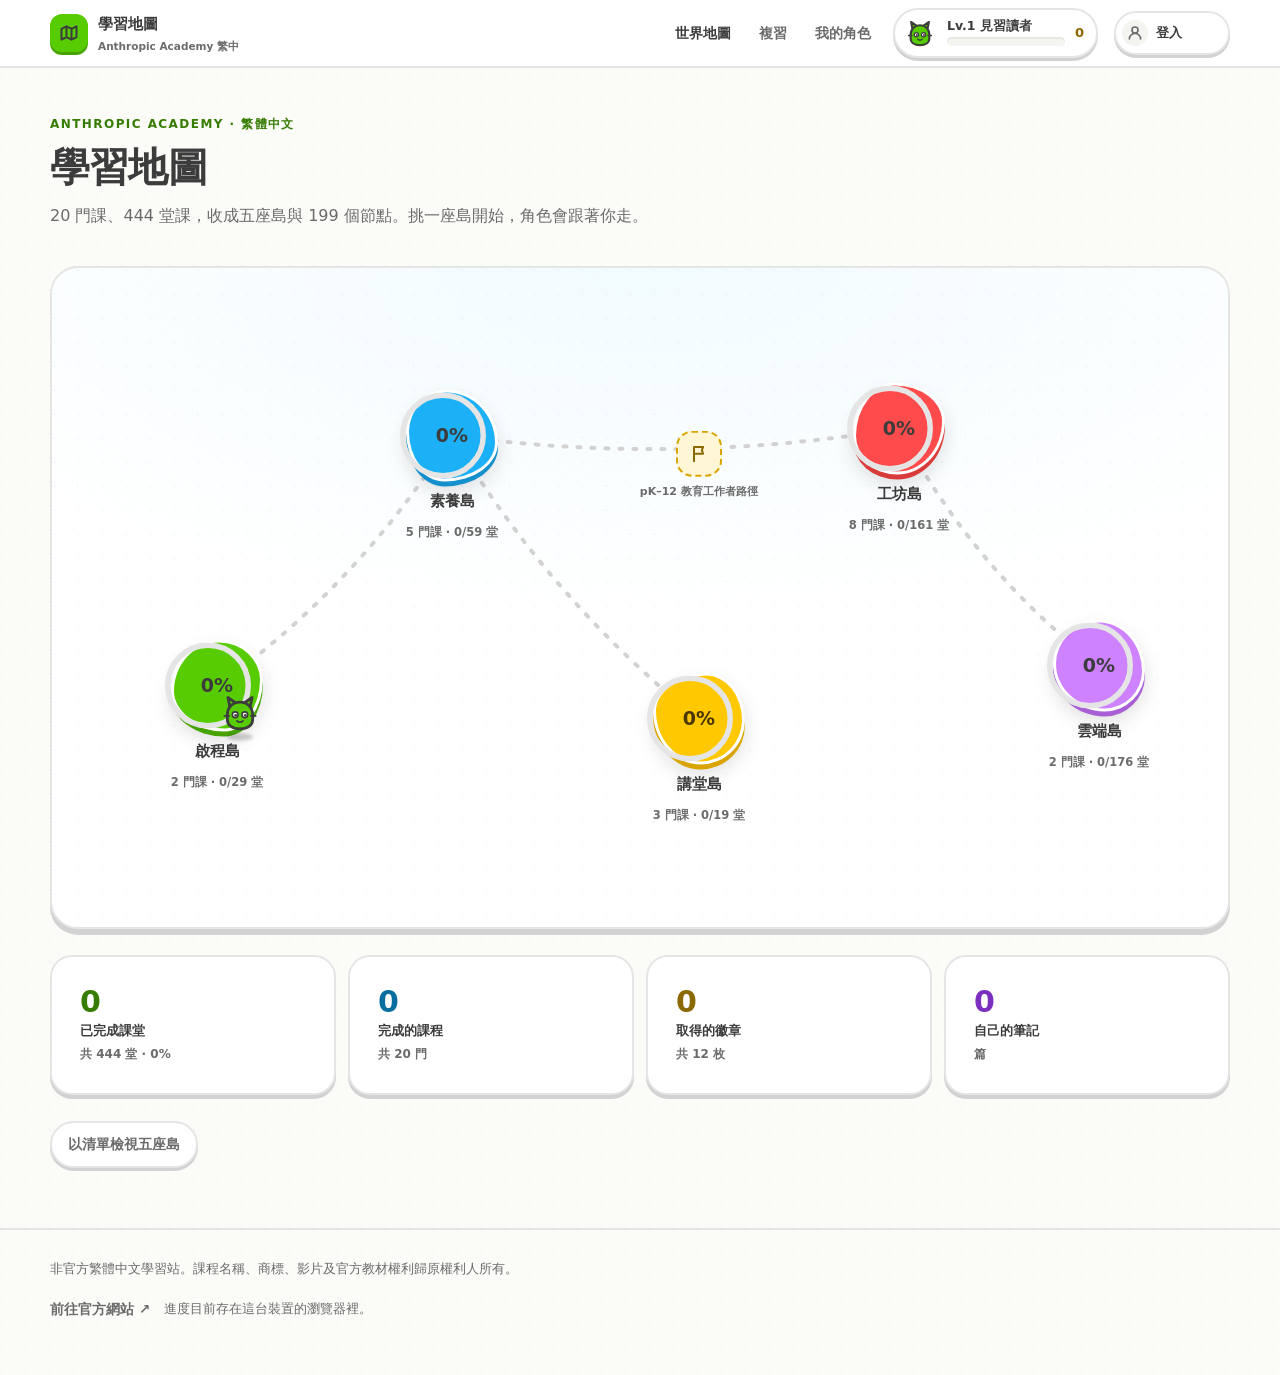
<file: index.html>
<!doctype html>
<html lang="zh-Hant">
<head>
  <meta charset="utf-8">
  <meta name="viewport" content="width=device-width, initial-scale=1">
  <title>學習地圖｜Anthropic Academy 繁中</title>
  <meta name="description" content="Anthropic Academy 全 20 門課的遊戲化繁體中文學習地圖：五座島、199 個節點，帶著自己的角色一路走完。">
  <link rel="icon" href="public/favicon.svg">
  <link rel="stylesheet" href="styles/tokens.css">
  <link rel="stylesheet" href="styles/base.css">
  <link rel="stylesheet" href="styles/ui.css">
  <link rel="stylesheet" href="styles/map.css">
</head>
<body>
  <a class="skip" href="#main">跳到主要內容</a>
  <header class="hud" id="hud"></header>

  <main id="main">
    <div class="wrap">
      <div class="page-head">
        <p class="eyebrow">Anthropic Academy · 繁體中文</p>
        <h1>學習地圖</h1>
        <p class="lead">20 門課、444 堂課，收成五座島與 199 個節點。挑一座島開始，角色會跟著你走。</p>
      </div>

      <!-- 複習（有到期題目時才出現）-->
      <a class="card card--pad review-card" id="review" href="review.html" hidden></a>

      <!-- 繼續上一堂 -->
      <a class="card card--pad resume" id="resume" href="#" hidden></a>

      <!-- 世界地圖 -->
      <section aria-labelledby="world-h">
        <h2 id="world-h" class="sr-only">世界地圖</h2>
        <div id="world"></div>
        <p class="sr-only" id="world-help">五座島依建議順序排列：啟程島、素養島、講堂島、工坊島、雲端島。所有島隨時都可以進入。</p>
      </section>

      <!-- 進度總覽 -->
      <section class="stats" id="stats" aria-label="學習進度總覽"></section>

      <!-- 島嶼清單：地圖的無障礙替代版，也讓搜尋引擎讀得到 -->
      <details class="alt" id="alt">
        <summary>以清單檢視五座島</summary>
        <div id="alt-body"></div>
      </details>
    </div>
  </main>

  <footer class="foot" id="foot"></footer>

  <!-- 內容資料：classic script，掛 window 全域。
       刻意不載入 content/notes.js（401 KB）—— 地圖不需要逐課筆記內容，
       「哪些課有中文筆記」由 ACADEMY_VIDEO_ONLY 的補集就能判斷。 -->
  <script src="content/courses.js"></script>
  <script src="content/catalogs.js"></script>
  <script src="content/official.js"></script>
  <script src="content/route.js"></script>
  <script type="module" src="app/boot-index.js"></script>
</body>
</html>
</file>
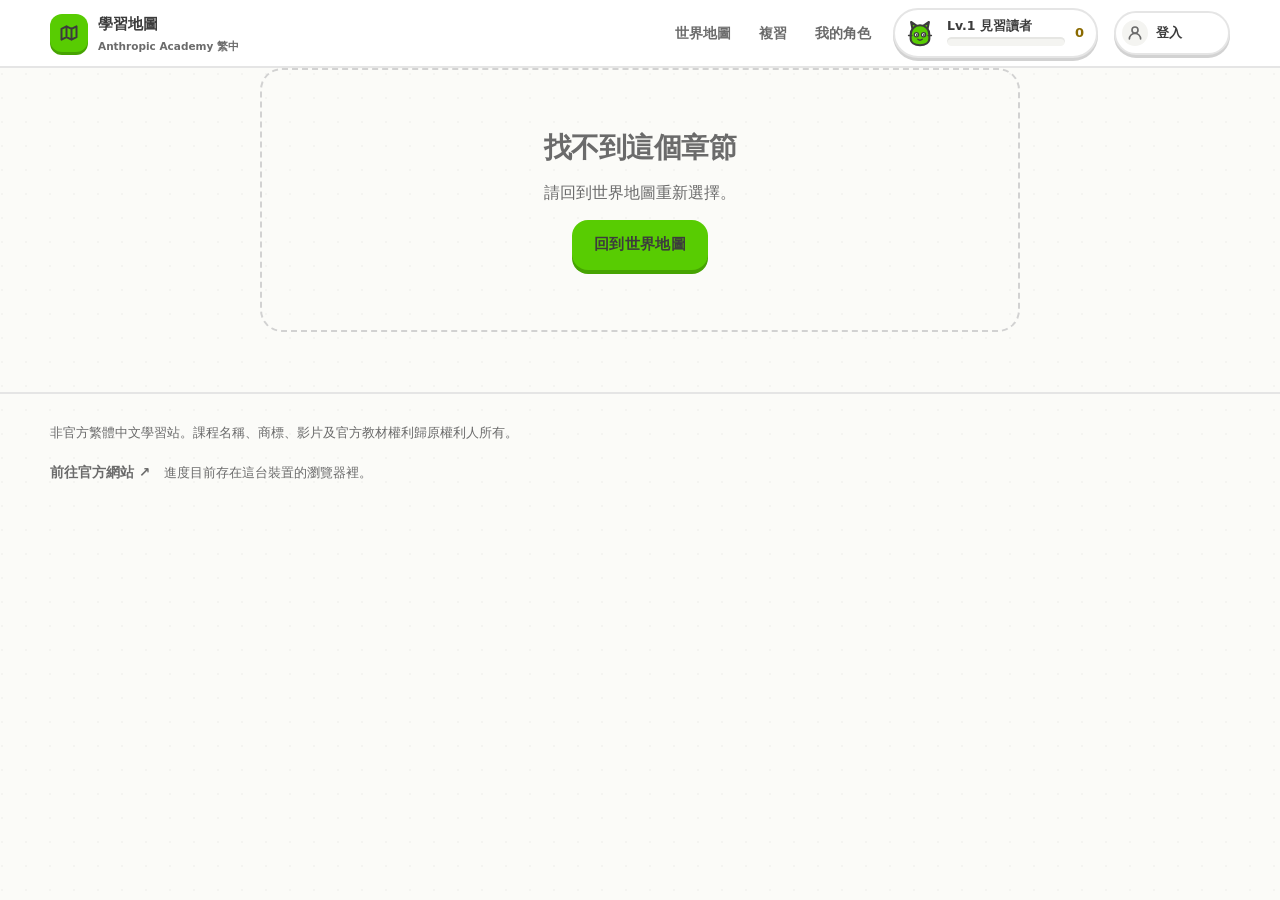
<file: chapter.html>
<!doctype html>
<html lang="zh-Hant">
<head>
  <meta charset="utf-8">
  <meta name="viewport" content="width=device-width, initial-scale=1">
  <title>章節｜Anthropic Academy 繁中</title>
  <meta name="description" content="純影片課程的章節內容與官方影片入口。">
  <link rel="icon" href="public/favicon.svg">
  <link rel="stylesheet" href="styles/tokens.css">
  <link rel="stylesheet" href="styles/base.css">
  <link rel="stylesheet" href="styles/ui.css">
  <link rel="stylesheet" href="styles/map.css">
</head>
<body>
  <a class="skip" href="#main">跳到主要內容</a>
  <header class="hud" id="hud"></header>

  <main id="main">
    <div class="wrap wrap--narrow">
      <div id="head"></div>
      <section id="body"></section>
      <div id="error" hidden>
        <div class="blank">
          <h2>找不到這個章節</h2>
          <p>請回到世界地圖重新選擇。</p>
          <a class="btn" href="index.html">回到世界地圖</a>
        </div>
      </div>
    </div>
  </main>

  <footer class="foot" id="foot"></footer>

  <script src="content/courses.js"></script>
  <script src="content/catalogs.js"></script>
  <script src="content/official.js"></script>
  <script src="content/route.js"></script>
  <script type="module" src="app/boot-chapter.js"></script>
</body>
</html>
</file>
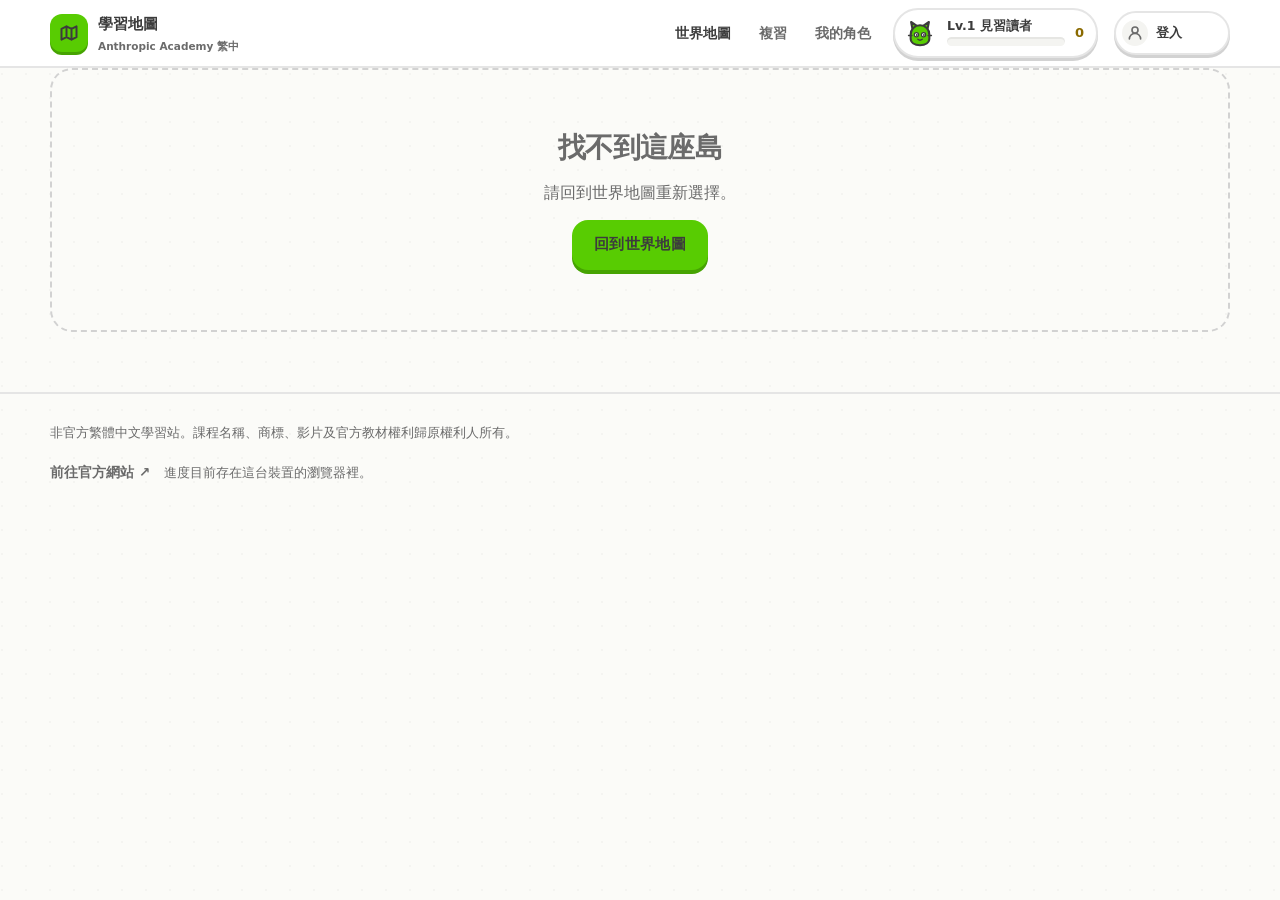
<file: island.html>
<!doctype html>
<html lang="zh-Hant">
<head>
  <meta charset="utf-8">
  <meta name="viewport" content="width=device-width, initial-scale=1">
  <title>島嶼路徑｜Anthropic Academy 繁中</title>
  <meta name="description" content="一座島上的學習路徑，一堂一個節點，帶著角色一路走完。">
  <link rel="icon" href="public/favicon.svg">
  <link rel="stylesheet" href="styles/tokens.css">
  <link rel="stylesheet" href="styles/base.css">
  <link rel="stylesheet" href="styles/ui.css">
  <link rel="stylesheet" href="styles/map.css">
</head>
<body>
  <a class="skip" href="#main">跳到主要內容</a>
  <header class="hud" id="hud"></header>

  <main id="main">
    <div class="wrap">
      <div id="head"></div>
      <section id="path" aria-label="學習路徑"></section>
      <p class="sr-only">路徑上的節點依建議順序排列。所有節點隨時都可以點，標示「尚早」只是建議，不會阻擋。</p>
      <div id="error" hidden>
        <div class="blank">
          <h2>找不到這座島</h2>
          <p>請回到世界地圖重新選擇。</p>
          <a class="btn" href="index.html">回到世界地圖</a>
        </div>
      </div>
    </div>
  </main>

  <footer class="foot" id="foot"></footer>

  <script src="content/courses.js"></script>
  <script src="content/catalogs.js"></script>
  <script src="content/official.js"></script>
  <script src="content/route.js"></script>
  <script type="module" src="app/boot-island.js"></script>
</body>
</html>
</file>
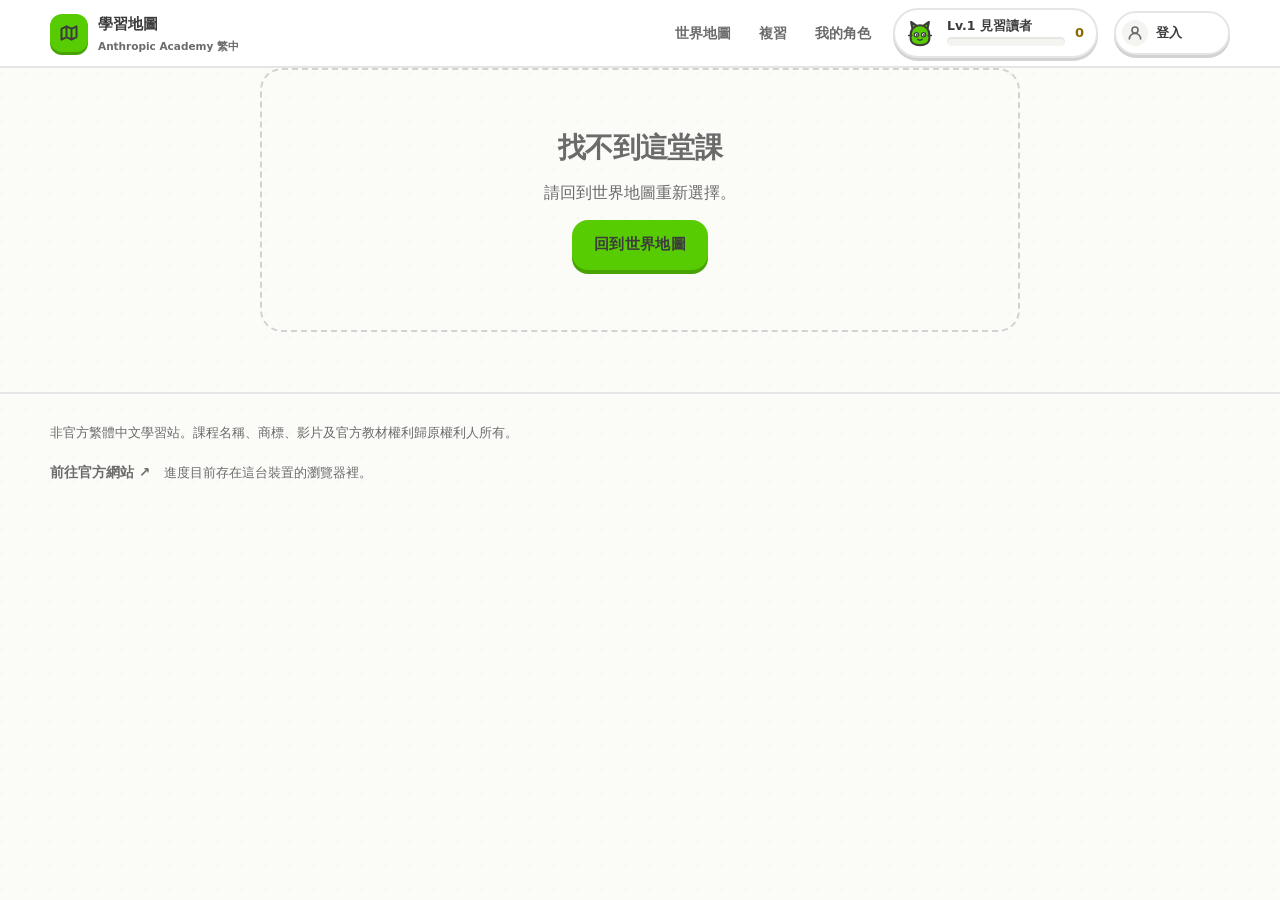
<file: lesson.html>
<!doctype html>
<html lang="zh-Hant">
<head>
  <meta charset="utf-8">
  <meta name="viewport" content="width=device-width, initial-scale=1">
  <title>課堂｜Anthropic Academy 繁中</title>
  <meta name="description" content="一堂課的繁體中文重點，拆成一張張卡片推進。">
  <link rel="icon" href="public/favicon.svg">
  <link rel="stylesheet" href="styles/tokens.css">
  <link rel="stylesheet" href="styles/base.css">
  <link rel="stylesheet" href="styles/ui.css">
  <link rel="stylesheet" href="styles/map.css">
</head>
<body>
  <a class="skip" href="#main">跳到主要內容</a>
  <header class="hud" id="hud"></header>

  <main id="main">
    <div class="wrap wrap--narrow">
      <div id="head"></div>
      <section class="flow" id="flow" aria-label="課堂卡片"></section>
      <section id="after"></section>
      <div id="error" hidden>
        <div class="blank">
          <h2>找不到這堂課</h2>
          <p>請回到世界地圖重新選擇。</p>
          <a class="btn" href="index.html">回到世界地圖</a>
        </div>
      </div>
    </div>
  </main>

  <footer class="foot" id="foot"></footer>

  <script src="content/courses.js"></script>
  <script src="content/catalogs.js"></script>
  <script src="content/official.js"></script>
  <script src="content/route.js"></script>
  <!-- 逐課筆記：一門課一個檔案。只有這一頁和 review.html 需要載入。
       拆檔的理由是「改某一門課不會碰到其他課」，順序不影響結果
       （每個檔案都是 Object.assign 進同一個物件）。這裡照建議路線排。 -->
  <script src="content/notes/claude-101.js"></script>
  <script src="content/notes/ai-fluency-framework-foundations.js"></script>
  <script src="content/notes/ai-capabilities-and-limitations.js"></script>
  <script src="content/notes/introduction-to-claude-cowork.js"></script>
  <script src="content/notes/claude-code-101.js"></script>
  <script src="content/notes/introduction-to-agent-skills.js"></script>
  <script src="content/notes/introduction-to-subagents.js"></script>
  <script src="content/notes/claude-code-in-action.js"></script>
  <script src="content/notes/claude-platform-101.js"></script>
  <script src="content/notes/ai-fluency-for-educators.js"></script>
  <script src="content/notes/ai-fluency-for-students.js"></script>
  <script src="content/notes/teaching-ai-fluency.js"></script>
  <script src="content/notes/ai-fluency-for-nonprofits.js"></script>
  <script src="content/notes/ai-fluency-for-small-businesses.js"></script>
  <script src="content/notes/ai-fluency-for-builders.js"></script>
  <script type="module" src="app/boot-lesson.js"></script>
</body>
</html>
</file>
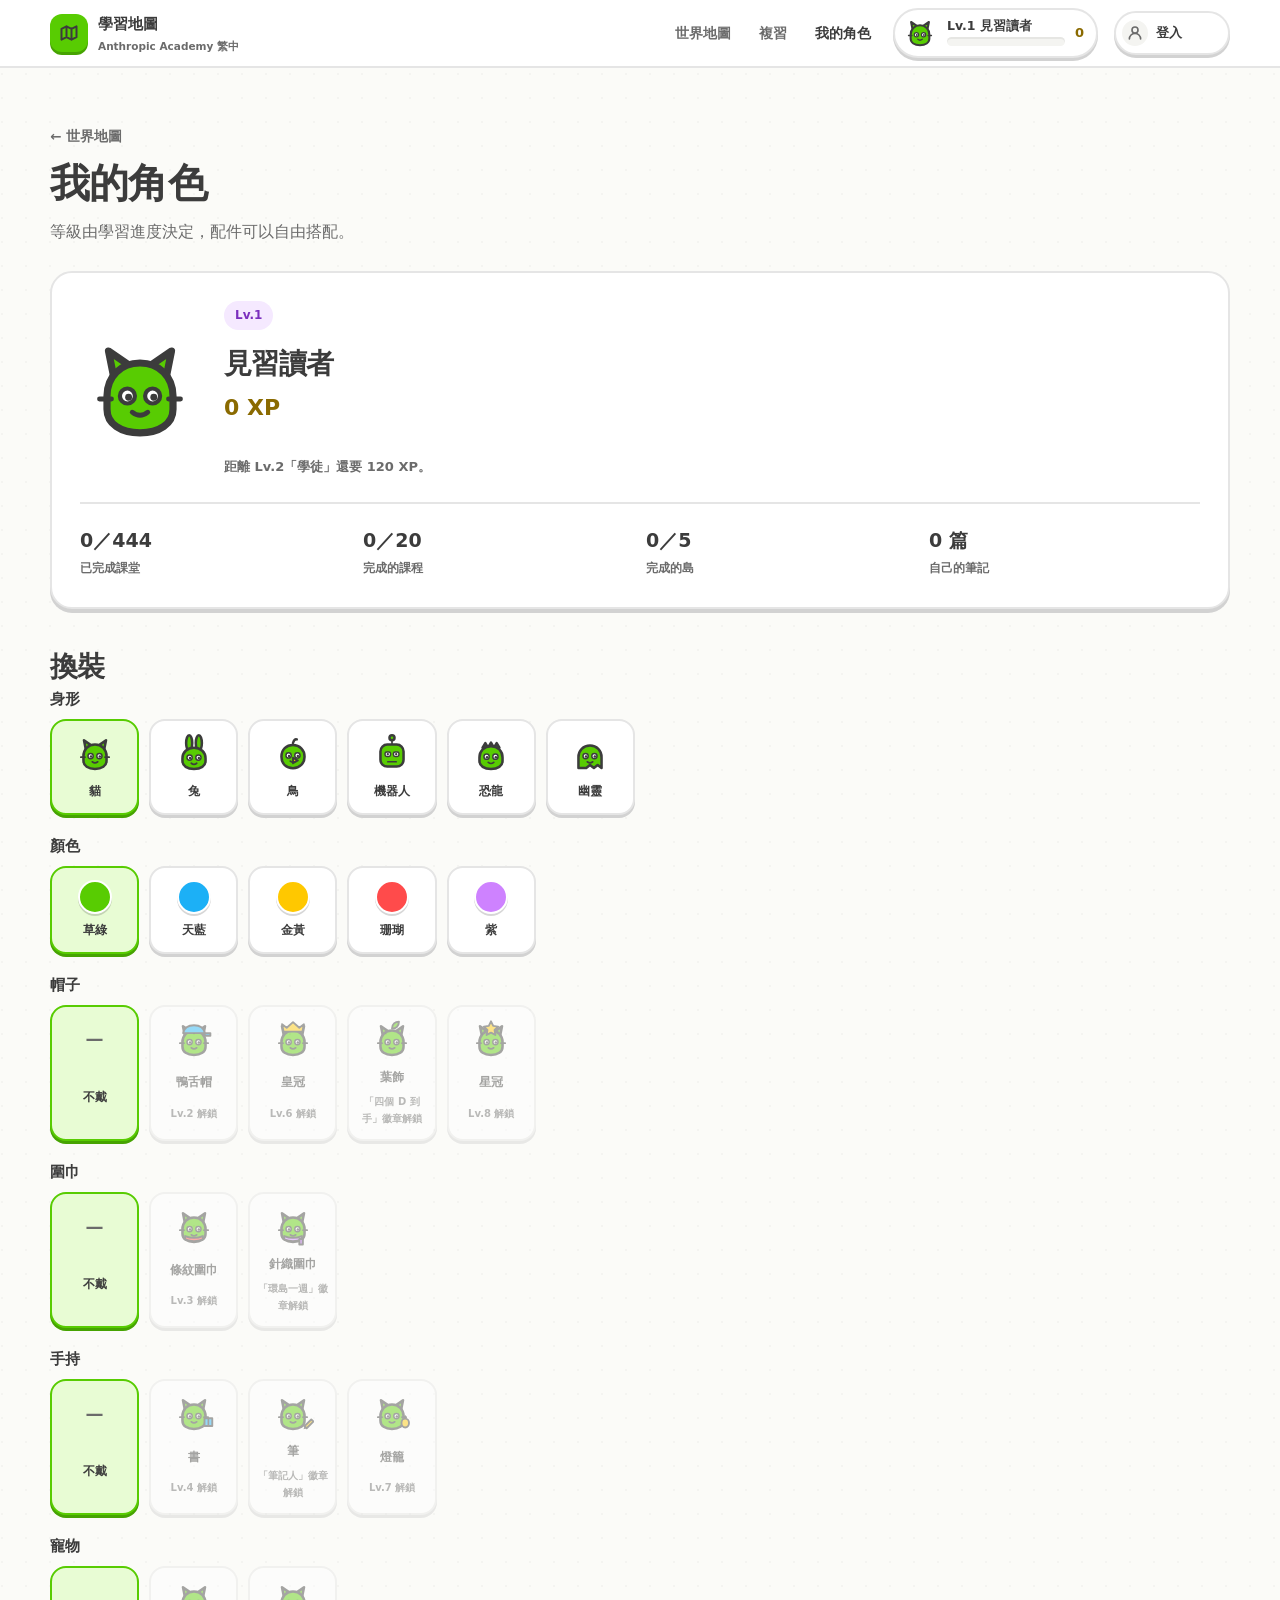
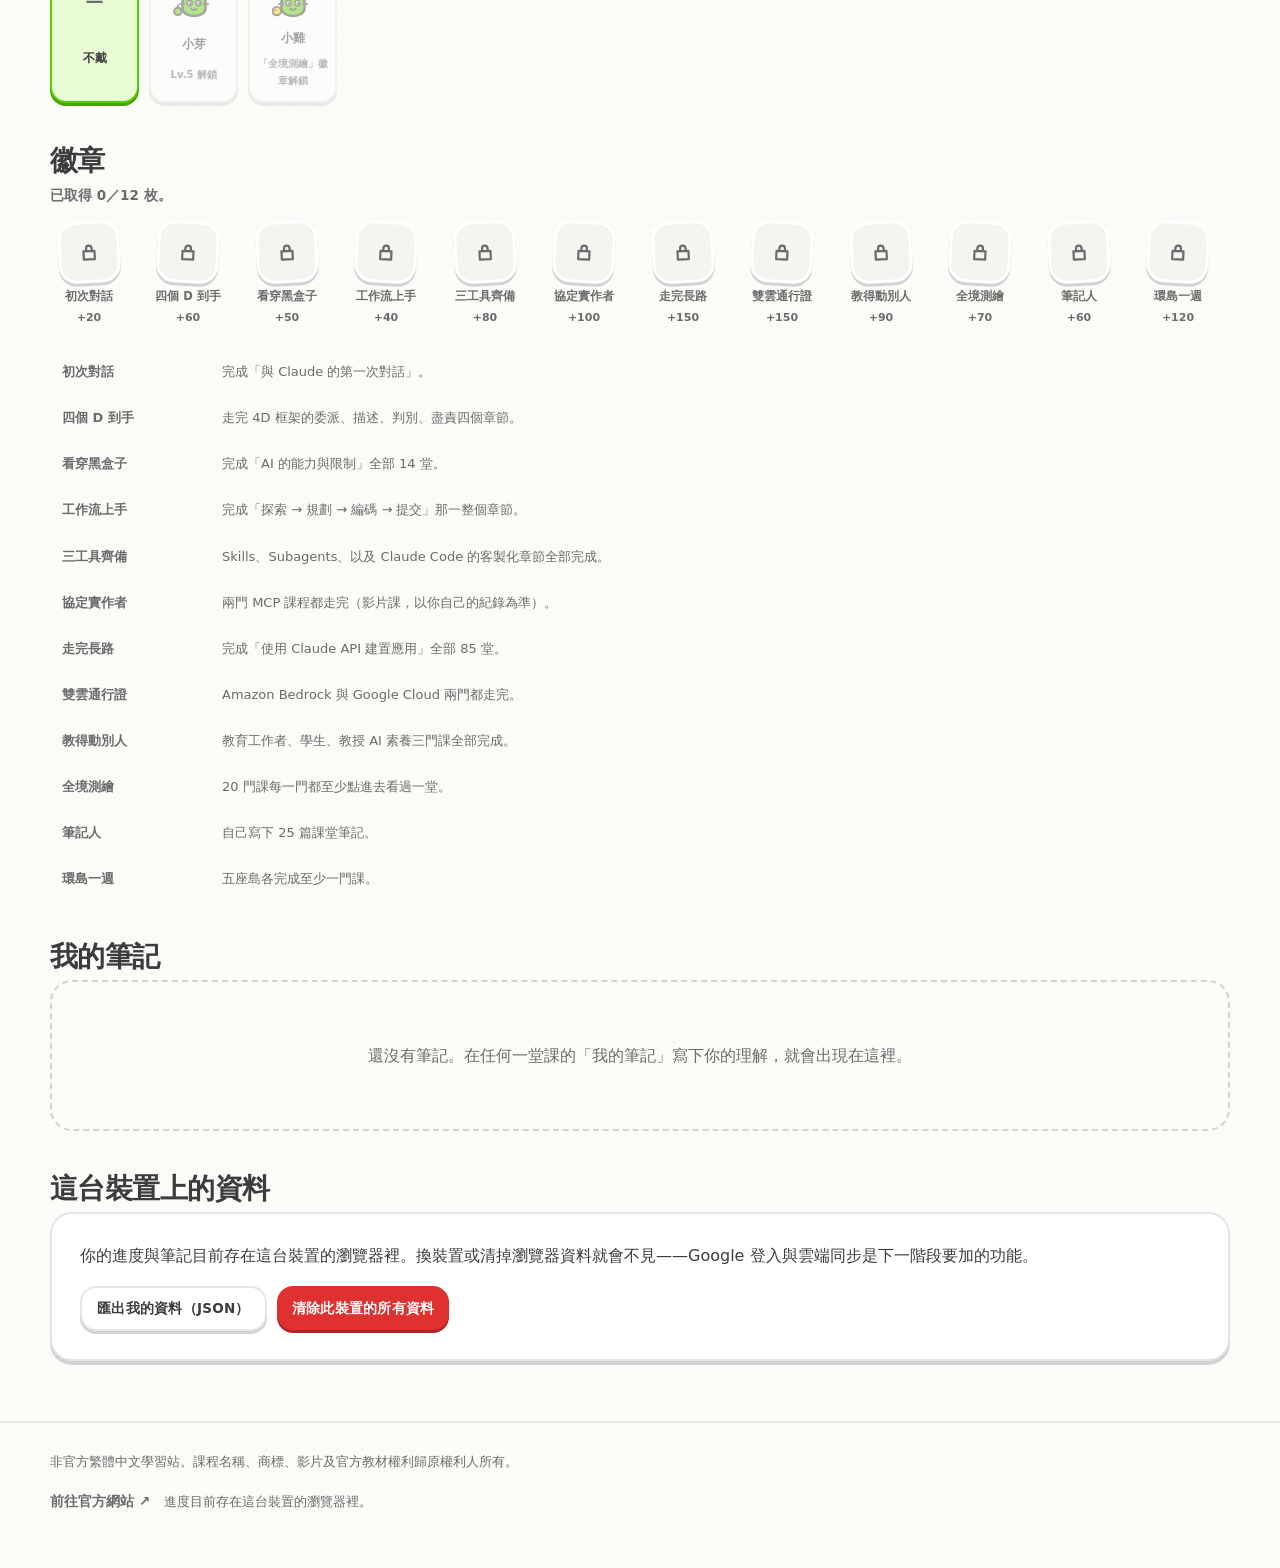
<file: me.html>
<!doctype html>
<html lang="zh-Hant">
<head>
  <meta charset="utf-8">
  <meta name="viewport" content="width=device-width, initial-scale=1">
  <title>我的角色｜Anthropic Academy 繁中</title>
  <meta name="description" content="你的角色、等級、徽章與課堂筆記。">
  <link rel="icon" href="public/favicon.svg">
  <link rel="stylesheet" href="styles/tokens.css">
  <link rel="stylesheet" href="styles/base.css">
  <link rel="stylesheet" href="styles/ui.css">
  <link rel="stylesheet" href="styles/map.css">
</head>
<body>
  <a class="skip" href="#main">跳到主要內容</a>
  <header class="hud" id="hud"></header>

  <main id="main">
    <div class="wrap">
      <div class="page-head">
        <a class="crumb" href="index.html">← 世界地圖</a>
        <h1>我的角色</h1>
        <p class="lead">等級由學習進度決定，配件可以自由搭配。</p>
      </div>

      <section id="hero" aria-label="角色與等級"></section>

      <section aria-labelledby="gear-h" class="block">
        <h2 id="gear-h">換裝</h2>
        <div id="gear"></div>
      </section>

      <section aria-labelledby="badge-h" class="block">
        <h2 id="badge-h">徽章</h2>
        <p class="block-sub" id="badge-sub"></p>
        <div id="badges"></div>
      </section>

      <section aria-labelledby="notes-h" class="block">
        <h2 id="notes-h">我的筆記</h2>
        <div id="notes"></div>
      </section>

      <section aria-labelledby="data-h" class="block">
        <h2 id="data-h">這台裝置上的資料</h2>
        <div id="data"></div>
      </section>
    </div>
  </main>

  <footer class="foot" id="foot"></footer>

  <script src="content/courses.js"></script>
  <script src="content/catalogs.js"></script>
  <script src="content/official.js"></script>
  <script src="content/route.js"></script>
  <script type="module" src="app/boot-me.js"></script>
</body>
</html>
</file>
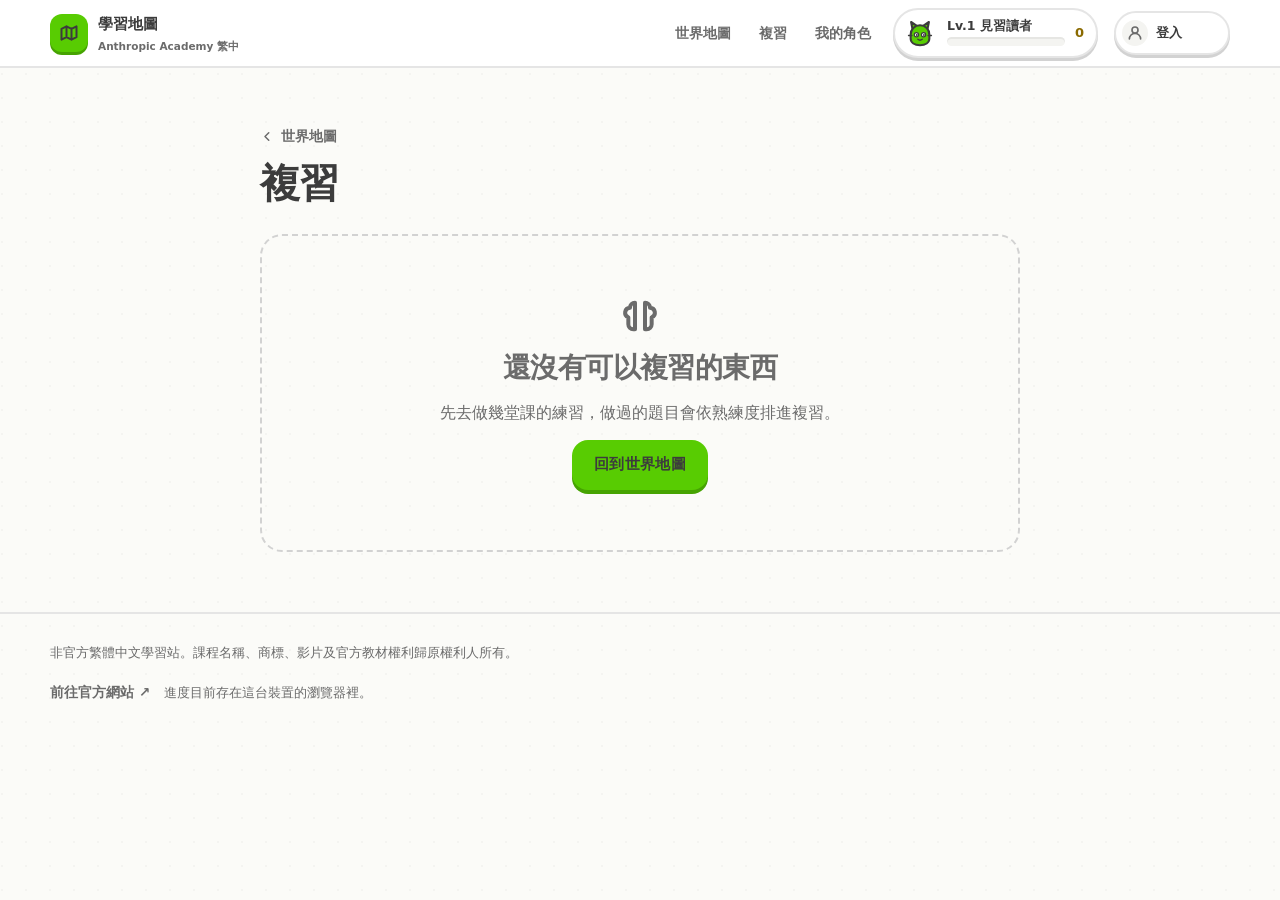
<file: review.html>
<!doctype html>
<html lang="zh-Hant">
<head>
  <meta charset="utf-8">
  <meta name="viewport" content="width=device-width, initial-scale=1">
  <title>複習｜Anthropic Academy 繁中</title>
  <meta name="description" content="把快忘記的題目跨課程拉出來重練。">
  <link rel="icon" href="public/favicon.svg">
  <link rel="stylesheet" href="styles/tokens.css">
  <link rel="stylesheet" href="styles/base.css">
  <link rel="stylesheet" href="styles/ui.css">
  <link rel="stylesheet" href="styles/map.css">
</head>
<body>
  <a class="skip" href="#main">跳到主要內容</a>
  <header class="hud" id="hud"></header>

  <main id="main">
    <div class="wrap wrap--narrow">
      <div id="head"></div>
    </div>
    <section id="flow" aria-label="複習"></section>
    <div class="wrap wrap--narrow"><div id="after"></div></div>
  </main>

  <footer class="foot" id="foot"></footer>

  <script src="content/courses.js"></script>
  <script src="content/catalogs.js"></script>
  <script src="content/official.js"></script>
  <script src="content/route.js"></script>
  <!-- 逐課筆記：一門課一個檔案，見 lesson.html 的說明 -->
  <script src="content/notes/claude-101.js"></script>
  <script src="content/notes/ai-fluency-framework-foundations.js"></script>
  <script src="content/notes/ai-capabilities-and-limitations.js"></script>
  <script src="content/notes/introduction-to-claude-cowork.js"></script>
  <script src="content/notes/claude-code-101.js"></script>
  <script src="content/notes/introduction-to-agent-skills.js"></script>
  <script src="content/notes/introduction-to-subagents.js"></script>
  <script src="content/notes/claude-code-in-action.js"></script>
  <script src="content/notes/claude-platform-101.js"></script>
  <script src="content/notes/ai-fluency-for-educators.js"></script>
  <script src="content/notes/ai-fluency-for-students.js"></script>
  <script src="content/notes/teaching-ai-fluency.js"></script>
  <script src="content/notes/ai-fluency-for-nonprofits.js"></script>
  <script src="content/notes/ai-fluency-for-small-businesses.js"></script>
  <script src="content/notes/ai-fluency-for-builders.js"></script>
  <script type="module" src="app/boot-review.js"></script>
</body>
</html>
</file>
<file: styles/tokens.css>
/*
 * styles/tokens.css — 設計變數
 *
 * 設計概念：「桌遊紙盒」。每個可互動的東西都是一顆實體遊戲棋子——
 * 有厚度、按下去會壓縮、放在一塊印刷過的紙板上。所以幾乎每個元件都有
 * 一個 --edge（底緣厚度）而不是傳統的柔和陰影。
 *
 * ⚠ 對比度規則（這組高彩度色最容易踩的坑）
 *   #58CC02 / #FFC800 / #1CB0F6 / #CE82FF 在白底上都遠低於 AA 的 4.5:1。
 *   → 彩色只用於「填色、邊框、進度條、圖示」
 *   → 文字一律用 --ink，彩底上的文字用白色
 *   → 真的需要彩色文字時，只能用下面 *-text 那一組（全部實測 ≥4.9:1）
 */

:root {
  color-scheme: light;

  /* ── 主色：填色用 ───────────────────────────────────────── */
  --green:        #58CC02;
  --green-edge:   #46A302;   /* 底緣：主色壓暗約 18% */
  --green-soft:   #E8FCD4;
  --green-text:   #367C00;   /* 5.2:1 on white */

  --blue:         #1CB0F6;
  --blue-edge:    #1490CC;
  --blue-soft:    #DDF4FF;
  --blue-text:    #0A6E9E;   /* 5.4:1 */

  --gold:         #FFC800;
  --gold-edge:    #D9A400;
  --gold-soft:    #FFF6D6;
  --gold-text:    #8A6A00;   /* 4.9:1 */

  --coral:        #FF4B4B;
  --coral-edge:   #D93B3B;
  --coral-soft:   #FFE6E6;
  --coral-text:   #D62828;   /* 5.0:1 */

  --purple:       #CE82FF;
  --purple-edge:  #A85FD6;
  --purple-soft:  #F5E9FF;
  --purple-text:  #7B2FBE;   /* 7.1:1 */

  /* ── 彩底上的前景色 ────────────────────────────────────────
     全站規則：**彩底上的文字與圖示一律用深色，不用白色。**
     白字在這組高彩度色上全部不合格（白 on #58CC02 只有 2.09:1），
     而深墨反而過關（--ink on #58CC02 = 5.1:1、on #1CB0F6 = 4.5:1）。
     只有下面兩個「刻意壓暗」的填色才配白字。 */
  --on-tint:      var(--ink);   /* 綠／藍底上的文字 */
  --on-gold:      #4A3800;      /* 金底上的文字，7.3:1 */
  --coral-btn:    #E03131;      /* 壓暗的珊瑚，配白字 4.6:1 */
  --purple-btn:   #9B4DD6;      /* 壓暗的紫，配白字 4.7:1 */

  /* ── 中性 ──────────────────────────────────────────────── */
  --ink:          #3C3C3C;   /* 11.0:1 — 所有正文 */
  --ink-soft:     #6B6B6B;   /* 5.1:1 — 次要文字，仍過 AA */
  /* 只用於裝飾與 disabled 控制項（WCAG 1.4.3 對停用元件有豁免）。
     絕對不要拿來畫承載資訊的文字或圖示——它在白底上只有約 2:1。
     承載資訊的次要文字一律用 --ink-soft。 */
  --ink-faint:    #AFAFAF;
  --line:         #E5E5E5;
  --line-edge:    #D2D2D2;
  --bg:           #FFFFFF;
  --bg-board:     #FBFBF8;   /* 紙板底，比純白暖一點 */
  --bg-sunk:      #F4F4F1;

  /* ── 形狀 ──────────────────────────────────────────────── */
  --r-sm:   10px;
  --r:      16px;
  --r-lg:   22px;
  --r-xl:   28px;
  --r-pill: 999px;

  --edge:      4px;   /* 標準底緣厚度 */
  --edge-thin: 3px;
  --edge-thick:6px;

  --bw: 2px;          /* 描邊寬度 */

  /* ── 尺寸 ──────────────────────────────────────────────── */
  --node:      56px;
  --node-sm:   48px;
  --avatar:    46px;
  --tap:       44px;  /* 最小觸控目標 */

  /* ── 動態 ──────────────────────────────────────────────── */
  --t-fast:   120ms;
  --t:        200ms;
  --t-slow:   380ms;
  --ease:     cubic-bezier(.2, .8, .3, 1);
  --ease-pop: cubic-bezier(.34, 1.56, .64, 1);   /* 帶一點 overshoot */

  /* ── 層級 ──────────────────────────────────────────────── */
  --z-board:  1;
  --z-node:   2;
  --z-avatar: 3;
  --z-hud:    20;
  --z-sheet:  40;
  --z-toast:  60;

  /* ── 字體 ──────────────────────────────────────────────
     CJK 網頁字體動輒好幾 MB，這個站堅持零外部請求，所以走系統堆疊。
     識別度靠字重、字距與數字處理，不靠字體本身。 */
  --font: "Noto Sans TC", "PingFang TC", "Microsoft JhengHei",
          "Hiragino Sans GB", system-ui, sans-serif;
  /* 數字是這個遊戲的語言（XP、等級、x/y），給它等寬與獨立字級 */
  --font-num: ui-rounded, "SF Pro Rounded", "Segoe UI Variable Display",
              var(--font);
}

/* 紙板底紋：內嵌 data-URI，約 190 bytes，不產生任何網路請求。
   一個 24px 的點陣，透明度極低——存在感要到「幾乎看不到」的程度。 */
:root {
  --grain: url("data:image/svg+xml,%3Csvg xmlns='http://www.w3.org/2000/svg' width='24' height='24'%3E%3Ccircle cx='2' cy='2' r='1' fill='%23000' opacity='.035'/%3E%3C/svg%3E");
}
</file>
<file: styles/base.css>
/* styles/base.css — 重置與基礎排版 */

*, *::before, *::after { box-sizing: border-box; }

[hidden] { display: none !important; }

html {
  -webkit-text-size-adjust: 100%;
  scroll-behavior: smooth;
}

body {
  margin: 0;
  min-height: 100dvh;
  color: var(--ink);
  background: var(--bg-board);
  background-image: var(--grain);
  font-family: var(--font);
  font-size: 16px;
  line-height: 1.7;
  /* 遊戲介面裡誤選文字很煩，但內容區必須可選 —— 見 .selectable */
  -webkit-tap-highlight-color: transparent;
}

/* 所有數字一律等寬，否則 XP 跳動時版面會抖 */
body { font-variant-numeric: tabular-nums; }

h1, h2, h3, h4 {
  margin: 0;
  font-weight: 900;
  line-height: 1.25;
  letter-spacing: -0.02em;
}
h1 { font-size: clamp(28px, 5vw, 40px); }
h2 { font-size: clamp(22px, 3.4vw, 28px); }
h3 { font-size: 18px; }

p { margin: 0; }

a { color: inherit; text-decoration: none; }

button { font: inherit; color: inherit; }

ol, ul { margin: 0; padding: 0; list-style: none; }

img, svg { display: block; max-width: 100%; }

textarea { font: inherit; }

/* 內容文字要能選取複製 */
.selectable { user-select: text; }

/* 螢幕閱讀器專用 */
.sr-only {
  position: absolute;
  width: 1px; height: 1px;
  margin: -1px; padding: 0;
  overflow: hidden;
  clip-path: inset(50%);
  white-space: nowrap;
  border: 0;
}

/* 鍵盤焦點：一定要看得見，而且要在彩色底上也看得見。
   用雙層 outline（深色內圈 + 白色外圈）確保任何背景都有對比。 */
:focus-visible {
  outline: 3px solid var(--ink);
  outline-offset: 2px;
  border-radius: var(--r-sm);
}
.on-color:focus-visible {
  outline-color: #fff;
  box-shadow: 0 0 0 6px rgba(0, 0, 0, .35);
}

/* 跳到主要內容 */
.skip {
  position: fixed;
  top: 8px; left: 8px;
  z-index: var(--z-toast);
  padding: 10px 16px;
  border-radius: var(--r-sm);
  background: var(--ink);
  color: #fff;
  font-weight: 800;
  transform: translateY(-200%);
}
.skip:focus { transform: none; }

/* ── 減少動態效果 ────────────────────────────────────────────
   一個區塊關掉全部動態。所有資訊都另有非動態的表達方式
   （走過的路段同時是實線且較粗、完成的節點有勾、建議節點有金色外圈），
   所以關掉動畫不會失去任何訊息。 */
@media (prefers-reduced-motion: reduce) {
  html { scroll-behavior: auto; }
  *, *::before, *::after {
    animation-duration: 0.001ms !important;
    animation-iteration-count: 1 !important;
    transition-duration: 0.001ms !important;
  }
}
</file>
<file: styles/ui.css>
/*
 * styles/ui.css — 元件
 *
 * 貫穿整個站的一個規則：可互動的東西有「底緣」（box-shadow: 0 Npx 0 深色），
 * 按下去時往下位移、底緣縮到 1px。這讓每個按鈕、節點、卡片都像一顆實體棋子。
 */

/* ═══ 按鈕 ═══════════════════════════════════════════════════ */
/* 按鈕與麵包屑裡的圖示一律不得伸縮，文字一律不得斷行。
   少了這兩條，中文標籤會被圖示擠成一個字寬、逐字垂直排列，
   按鈕高度就爆掉（實測 44px → 101px）。 */
.btn > svg, .crumb > svg, .pill > svg, .quiz-verdict-head > svg,
.hud-stat > svg, .teach-skip > svg, .notice-video > svg, .elsewhere > svg {
  flex: 0 0 auto;
}
.btn > span, .crumb > span, .teach-skip > span { flex: 0 1 auto; }

.btn {
  --bt: var(--green);
  --be: var(--green-edge);
  position: relative;
  display: inline-flex;
  align-items: center;
  justify-content: center;
  gap: 8px;
  min-height: var(--tap);
  padding: 12px 22px;
  white-space: nowrap;
  border: 0;
  border-radius: var(--r);
  background: var(--bt);
  /* 深墨而非白字：白字在 #58CC02 / #1CB0F6 上都不到 AA 的 4.5:1（見 tokens.css）*/
  color: var(--on-tint);
  font-weight: 900;
  font-size: 15px;
  letter-spacing: .02em;
  cursor: pointer;
  box-shadow: 0 var(--edge) 0 var(--be);
  transition: transform var(--t-fast) var(--ease),
              box-shadow var(--t-fast) var(--ease),
              filter var(--t-fast) linear;
}
.btn:hover  { filter: brightness(1.07); }
.btn:active { transform: translateY(calc(var(--edge) - 1px)); box-shadow: 0 1px 0 var(--be); }
.btn[disabled] {
  --bt: var(--bg-sunk); --be: var(--line-edge);
  color: var(--ink-faint);
  cursor: not-allowed;
  filter: none;
}
.btn[disabled]:active { transform: none; box-shadow: 0 var(--edge) 0 var(--be); }

.btn--blue   { --bt: var(--blue);       --be: var(--blue-edge); }
.btn--gold   { --bt: var(--gold);       --be: var(--gold-edge);   color: var(--on-gold); }
/* 珊瑚與紫用壓暗版填色，這樣才配得上白字 */
.btn--coral  { --bt: var(--coral-btn);  --be: #B02525;  color: #fff; }
.btn--purple { --bt: var(--purple-btn); --be: #7B35B0;  color: #fff; }
.btn--ghost  {
  --bt: var(--bg); --be: var(--line-edge);
  color: var(--ink);
  border: var(--bw) solid var(--line);
  padding: 10px 20px;
}
.btn--lg  { min-height: 54px; padding: 15px 30px; font-size: 17px; --edge: var(--edge-thick); }
/* 小尺寸按鈕仍然要滿足 44px 的最小觸控目標——視覺上小，可點範圍不能小 */
.btn--sm  { min-height: var(--tap); padding: 9px 15px; font-size: 13.5px; --edge: var(--edge-thin); }
.btn--block { width: 100%; }
/* 標籤太長時允許換行的例外（例如「已標記為看完（取消）」）*/
.btn--wrap { white-space: normal; }

/* ═══ 卡片 ═══════════════════════════════════════════════════ */
.card {
  border: var(--bw) solid var(--line);
  border-radius: var(--r-lg);
  background: var(--bg);
  box-shadow: 0 var(--edge) 0 var(--line-edge);
}
.card--pad { padding: clamp(18px, 3vw, 28px); }
.card--tint { border-color: currentColor; }

/* 可點的卡片：hover 抬起、active 壓下 */
a.card, button.card { display: block; text-align: left; cursor: pointer; width: 100%;
  transition: transform var(--t) var(--ease), box-shadow var(--t) var(--ease); }
a.card:hover, button.card:hover { transform: translateY(-2px); box-shadow: 0 6px 0 var(--line-edge); }
a.card:active, button.card:active { transform: translateY(2px); box-shadow: 0 1px 0 var(--line-edge); }

/* ═══ 藥丸標籤 ═══════════════════════════════════════════════ */
.pill {
  display: inline-flex;
  align-items: center;
  gap: 5px;
  padding: 4px 11px;
  border-radius: var(--r-pill);
  background: var(--bg-sunk);
  color: var(--ink-soft);
  font-size: 12px;
  font-weight: 800;
  white-space: nowrap;
}
.pill--green  { background: var(--green-soft);  color: var(--green-text); }
.pill--blue   { background: var(--blue-soft);   color: var(--blue-text); }
.pill--gold   { background: var(--gold-soft);   color: var(--gold-text); }
.pill--coral  { background: var(--coral-soft);  color: var(--coral-text); }
.pill--purple { background: var(--purple-soft); color: var(--purple-text); }

/* ═══ HUD（每頁頂端的狀態列）══════════════════════════════════ */
.hud {
  position: sticky;
  top: 0;
  z-index: var(--z-hud);
  border-bottom: var(--bw) solid var(--line);
  background: rgba(255, 255, 255, .93);
  backdrop-filter: blur(12px);
}
.hud-in {
  width: min(1180px, 100% - 32px);
  margin-inline: auto;
  min-height: 66px;
  display: flex;
  align-items: center;
  gap: 16px;
}
.hud-brand { display: inline-flex; align-items: center; gap: 10px; min-height: var(--tap); font-weight: 900; }
.hud-brand .logo {
  width: 38px; height: 38px;
  display: grid; place-items: center;
  border-radius: 12px;
  background: var(--green);
  box-shadow: 0 var(--edge-thin) 0 var(--green-edge);
  color: var(--on-tint);
}
.hud-brand b { font-size: 15px; letter-spacing: -.01em; }
.hud-brand small { display: block; color: var(--ink-soft); font-size: 10.5px; font-weight: 700; }
.hud-spacer { flex: 1 1 auto; }

.hud-stat { display: inline-flex; align-items: center; gap: 7px; font-weight: 900; font-size: 14px; }
.hud-stat .ico { width: 20px; height: 20px; }
.hud-stat--xp   { color: var(--gold-text); }
.hud-stat--lv   { color: var(--purple-text); }

.hud a.hud-link {
  display: inline-flex; align-items: center;
  min-height: var(--tap);
  padding: 0 6px;
  color: var(--ink-soft); font-size: 13.5px; font-weight: 800;
  white-space: nowrap;
}
.hud a.hud-link:hover { color: var(--green-text); }
.hud a.hud-link[aria-current="page"] { color: var(--ink); }

/* 我的角色（HUD 右側）*/
.hud-me {
  display: inline-flex;
  align-items: center;
  gap: 10px;
  padding: 6px 12px 6px 8px;
  border: var(--bw) solid var(--line);
  border-radius: var(--r-pill);
  background: var(--bg);
  box-shadow: 0 var(--edge-thin) 0 var(--line-edge);
  transition: transform var(--t) var(--ease), box-shadow var(--t) var(--ease);
}
.hud-me:hover  { transform: translateY(-2px); box-shadow: 0 5px 0 var(--line-edge); }
.hud-me:active { transform: translateY(2px); box-shadow: 0 1px 0 var(--line-edge); }
.hud-me-av { width: 34px; height: 34px; flex: 0 0 auto; }
.hud-me-txt { display: grid; gap: 4px; min-width: 118px; }
.hud-me-txt b { font-size: 12.5px; font-weight: 900; line-height: 1; }
.hud-me-txt .xpbar { height: 9px; }
.hud-me-xp {
  font-family: var(--font-num);
  font-size: 13px;
  font-weight: 900;
  color: var(--gold-text);
}

@media (max-width: 760px) {
  .hud-brand small { display: none; }
  .hud a.hud-link { display: none; }
  .hud-in { gap: 10px; }
  .hud-me-txt { min-width: 0; }
  .hud-me-txt .xpbar { display: none; }
  .hud-me-xp { display: none; }
}

/* ═══ 帳號（HUD 最右）═══════════════════════════════════════
   三種狀態（pending／out／in）刻意共用同一組尺寸：min-width 讓
   「登入」與使用者名稱佔一樣寬，狀態切換時 HUD 不會抖動。 */
.acc { position: relative; flex: 0 0 auto; }

.acc-btn {
  display: inline-flex;
  align-items: center;
  gap: 8px;
  min-height: var(--tap);
  min-width: 116px;
  padding: 5px 12px 5px 6px;
  border: var(--bw) solid var(--line);
  border-radius: var(--r-pill);
  background: var(--bg);
  box-shadow: 0 var(--edge-thin) 0 var(--line-edge);
  color: var(--ink);
  font: inherit;
  font-size: 13px;
  font-weight: 800;
  cursor: pointer;
  transition: transform var(--t) var(--ease), box-shadow var(--t) var(--ease);
}
.acc-btn:hover  { transform: translateY(-2px); box-shadow: 0 5px 0 var(--line-edge); }
.acc-btn:active { transform: translateY(2px);  box-shadow: 0 1px 0 var(--line-edge); }

.acc-face {
  width: 26px; height: 26px;
  flex: 0 0 auto;
  display: grid; place-items: center;
  border-radius: 50%;
  overflow: hidden;
  background: var(--bg-sunk);
  color: var(--ink-soft);
}
.acc-face img { width: 100%; height: 100%; object-fit: cover; display: block; }

.acc-name {
  flex: 1 1 auto;
  max-width: 118px;
  overflow: hidden;
  text-overflow: ellipsis;
  white-space: nowrap;
  text-align: left;
}
.acc[data-state="pending"] .acc-name { color: var(--ink-soft); }

/* 同步狀態小點。顏色只是輔助——真正的說明在 title 與選單裡的文字，
   不讓任何資訊只靠顏色傳達。 */
.acc-dot { width: 8px; height: 8px; flex: 0 0 auto; border-radius: 50%; background: var(--green); }
.acc-dot[data-s="wait"]  { background: var(--blue); }
.acc-dot[data-s="merge"] { background: var(--gold); }
.acc-dot[data-s="err"]   { background: var(--coral); }

.acc-menu {
  position: absolute;
  top: calc(100% + 10px);
  right: 0;
  z-index: var(--z-sheet);
  width: min(300px, calc(100vw - 32px));
  display: grid;
  gap: 2px;
  padding: 10px;
  border: var(--bw) solid var(--line);
  border-radius: var(--r);
  background: var(--bg);
  box-shadow: 0 var(--edge) 0 var(--line-edge), 0 14px 30px rgba(0, 0, 0, .10);
}
.acc-menu[hidden] { display: none; }

.acc-who { padding: 6px 10px 10px; border-bottom: var(--bw) solid var(--line); margin-bottom: 6px; }
.acc-who b     { display: block; font-size: 14px; font-weight: 900; }
.acc-who small { display: block; margin-top: 2px; color: var(--ink-soft); font-size: 11.5px; word-break: break-all; }

.acc-sync {
  display: flex; align-items: center; gap: 8px;
  padding: 8px 10px;
  border-radius: var(--r-sm);
  background: var(--green-soft);
  color: var(--ink);
  font-size: 12.5px; font-weight: 800;
}
.acc-sync[data-s="err"] { background: var(--coral-soft); }

.acc-item {
  display: flex; align-items: center; gap: 8px;
  width: 100%;
  min-height: var(--tap);
  padding: 0 10px;
  border: 0;
  border-radius: var(--r-sm);
  background: transparent;
  color: var(--ink);
  font: inherit; font-size: 13.5px; font-weight: 800;
  text-align: left;
  cursor: pointer;
}
.acc-item:hover { background: var(--bg-sunk); }
.acc-item--danger { color: var(--coral-text); }
.acc-item--go {
  justify-content: center;
  margin-top: 4px;
  background: var(--green);
  color: var(--on-tint);
  box-shadow: 0 var(--edge-thin) 0 var(--green-edge);
}
.acc-item--go:hover { background: var(--green); filter: brightness(1.04); }

.acc-note { padding: 8px 10px 2px; color: var(--ink-soft); font-size: 11.5px; line-height: 1.6; }

@media (max-width: 760px) {
  .acc-btn  { min-width: 0; padding: 5px 8px 5px 6px; }
  .acc-name { display: none; }
}

/* 360px 的手機上，品牌(107) + 我的角色(145) + 帳號(43) + 間距 剛好塞滿
   328px 的可用寬度。字體只要稍寬一點（例如三星機的預設中文字型）就會
   把「學習地圖」和「Lv.1 見習讀者」從中間折成兩行。

   等級是會變動的遊戲進度、品牌文字是靜態的，所以縮的是後者——綠色地圖
   圖示本身就是回首頁的按鈕，文字拿掉不影響操作。
   nowrap 是保險：真的擠到了寧可裁切，也不要在中文字中間硬折。 */
.hud-brand b, .hud-brand small, .hud-me-txt b { white-space: nowrap; }

@media (max-width: 430px) {
  .hud-brand b { display: none; }
  .hud-in { gap: 8px; }
}

/* ═══ XP 進度條 ══════════════════════════════════════════════ */
.xpbar {
  position: relative;
  height: 14px;
  border-radius: var(--r-pill);
  background: var(--bg-sunk);
  box-shadow: inset 0 2px 0 rgba(0, 0, 0, .06);
  overflow: hidden;
}
.xpbar > i {
  display: block;
  height: 100%;
  width: var(--pct, 0%);
  border-radius: var(--r-pill);
  background: linear-gradient(180deg, #FFD84D, var(--gold));
  transition: width var(--t-slow) var(--ease);
}
/* 條上的高光，讓它看起來是有厚度的塑膠 */
.xpbar > i::after {
  content: '';
  position: absolute;
  inset: 2px auto auto 3px;
  height: 3px; width: calc(var(--pct, 0%) - 8px);
  border-radius: var(--r-pill);
  background: rgba(255, 255, 255, .55);
}

/* ═══ 進度環（SVG，由 JS 設定 --dash）═════════════════════════ */
.ring { display: block; transform: rotate(-90deg); }
.ring circle { fill: none; stroke-linecap: round; }
.ring .trk { stroke: var(--line); }
.ring .val { stroke: currentColor; transition: stroke-dashoffset var(--t-slow) var(--ease); }

/* ═══ 徽章貼紙 ═══════════════════════════════════════════════
   刻意做成貼紙：白色外圈、輕微旋轉、投影。已解鎖的才有顏色。 */
.sticker {
  position: relative;
  width: 78px;
  display: grid;
  justify-items: center;
  gap: 6px;
  text-align: center;
}
.sticker .disc {
  width: 62px; height: 62px;
  display: grid; place-items: center;
  border-radius: 18px;
  border: 3px solid #fff;
  background: var(--gold);
  color: var(--on-gold);
  box-shadow: 0 3px 0 var(--gold-edge), 0 6px 12px rgba(0, 0, 0, .13);
  transform: rotate(-3deg);
  transition: transform var(--t) var(--ease-pop);
}
.sticker:nth-child(even) .disc { transform: rotate(3deg); }
.sticker:hover .disc { transform: rotate(0) scale(1.06); }
.sticker b { font-size: 11.5px; font-weight: 900; line-height: 1.3; }
.sticker[data-locked="1"] .disc {
  background: var(--bg-sunk);
  color: var(--ink-soft);
  box-shadow: 0 3px 0 var(--line-edge);
}
.sticker[data-locked="1"] b { color: var(--ink-soft); }

/* ═══ Toast（+XP、升等、解鎖）═════════════════════════════════ */
.toasts {
  position: fixed;
  left: 50%; bottom: 24px;
  z-index: var(--z-toast);
  display: grid;
  gap: 8px;
  justify-items: center;
  transform: translateX(-50%);
  pointer-events: none;
}
.toast {
  display: inline-flex;
  align-items: center;
  gap: 9px;
  padding: 12px 20px;
  border-radius: var(--r-pill);
  background: var(--ink);
  color: #fff;
  font-weight: 900;
  font-size: 14.5px;
  box-shadow: 0 6px 20px rgba(0, 0, 0, .28);
  animation: toast-in var(--t-slow) var(--ease-pop) both;
}
.toast--xp    { background: var(--gold);       color: var(--on-gold); }
.toast--level { background: var(--purple-btn); color: #fff; }
.toast--badge { background: var(--blue);       color: var(--on-tint); }
@keyframes toast-in {
  from { opacity: 0; transform: translateY(14px) scale(.94); }
  to   { opacity: 1; transform: none; }
}
.toast.out { animation: toast-out var(--t) var(--ease) both; }
@keyframes toast-out { to { opacity: 0; transform: translateY(-8px); } }

/* ═══ 頁面外框 ═══════════════════════════════════════════════ */
.wrap { width: min(1180px, 100% - 32px); margin-inline: auto; }
.wrap--narrow { width: min(760px, 100% - 32px); }
.stack { display: grid; gap: 16px; }
.stack--lg { gap: 26px; }
.row { display: flex; align-items: center; gap: 10px; flex-wrap: wrap; }

.page-head { padding: clamp(26px, 5vw, 46px) 0 clamp(18px, 3vw, 26px); }
.page-head .eyebrow {
  color: var(--green-text);
  font-size: 12px;
  font-weight: 900;
  letter-spacing: .12em;
  text-transform: uppercase;
  margin-bottom: 8px;
}
.page-head .lead { margin-top: 10px; color: var(--ink-soft); font-size: 16px; }

.crumb {
  display: inline-flex; align-items: center; gap: 6px;
  min-height: var(--tap);          /* 觸控目標 */
  color: var(--ink-soft); font-size: 13.5px; font-weight: 800;
  white-space: nowrap;
}
.crumb:hover { color: var(--green-text); }

footer.foot {
  margin-top: 60px;
  padding: 28px 0 44px;
  border-top: var(--bw) solid var(--line);
  color: var(--ink-soft);
  font-size: 12.5px;
}

/* ═══ 課堂卡片流 ═════════════════════════════════════════════ */
/* overflow-anchor:none 是必要的，不是微調。
   翻卡與換題都是把 .flow 的內容整批換掉，換完會呼叫 scrollTop() 跳回頂部。
   瀏覽器的 scroll anchoring 會在內容變動後自動補償捲動位置以維持視覺穩定，
   於是在我們跳到 0 之後的下一個 frame 又把它推回 15～100px——看起來就像
   「捲不乾淨」。這個屬性把 .flow 底下的節點排除在錨點候選之外。
   本站沒有延遲載入的圖片或廣告，關掉錨定沒有副作用。 */
.flow { display: grid; gap: 18px; overflow-anchor: none; }

/* 分段進度：一格一張卡 */
.steps { display: flex; gap: 5px; }
.steps > i {
  flex: 1 1 0;
  height: 9px;
  border-radius: var(--r-pill);
  background: var(--bg-sunk);
  box-shadow: inset 0 1px 0 rgba(0, 0, 0, .06);
  transition: background var(--t) var(--ease);
}
.steps > i[data-on="1"]  { background: var(--green); }
.steps > i[data-now="1"] { background: var(--gold); }

.flow-meta { display: flex; align-items: baseline; justify-content: space-between; gap: 12px; }
.flow-meta .kind { color: var(--blue-text); font-size: 12.5px; font-weight: 900; letter-spacing: .06em; }
.flow-meta .count { color: var(--ink-soft); font-size: 13px; font-weight: 800; }

/* 卡面 */
.face {
  min-height: 320px;
  display: grid;
  align-content: start;
  gap: 14px;
  padding: clamp(22px, 4vw, 36px);
  border: var(--bw) solid var(--line);
  border-radius: var(--r-xl);
  background: var(--bg);
  box-shadow: 0 var(--edge-thick) 0 var(--line-edge);
}
.face h2 { font-size: clamp(21px, 3.2vw, 27px); }
.face p  { color: var(--ink); font-size: clamp(15px, 2vw, 16.5px); line-height: 1.85; }
.face.in { animation: face-in var(--t-slow) var(--ease) both; }
@keyframes face-in {
  from { opacity: 0; transform: translateX(var(--from, 16px)); }
  to   { opacity: 1; transform: none; }
}

/* 卡面裡的有序流程 */
.flowlist { display: grid; gap: 10px; counter-reset: fl; }
.flowlist li {
  position: relative;
  padding: 13px 16px 13px 50px;
  border: var(--bw) solid var(--line);
  border-radius: var(--r);
  background: var(--bg-board);
  font-size: 15px;
}
.flowlist li::before {
  counter-increment: fl;
  content: counter(fl);
  position: absolute;
  left: 13px; top: 12px;
  width: 25px; height: 25px;
  display: grid; place-items: center;
  border-radius: 50%;
  background: var(--blue);
  color: var(--on-tint);
  font-family: var(--font-num);
  font-size: 12.5px;
  font-weight: 900;
}

/* 誤區清單 */
.warnlist { display: grid; gap: 10px; }
.warnlist li {
  position: relative;
  padding: 13px 16px 13px 46px;
  border: var(--bw) solid var(--coral-soft);
  border-radius: var(--r);
  background: var(--coral-soft);
  color: #6B2222;
  font-size: 15px;
}
.warnlist li::before {
  content: '!';
  position: absolute;
  left: 14px; top: 12px;
  width: 22px; height: 22px;
  display: grid; place-items: center;
  border-radius: 50%;
  background: var(--coral-btn);
  color: #fff;
  font-weight: 900;
  font-size: 13px;
}

/* 例子卡：換底色，讓「這是具體例子」一眼就看得出來 */
.face--example { background: var(--blue-soft); border-color: #BCE7FB; }
.face--example p { color: #14435C; }

.flow-nav { display: flex; align-items: center; justify-content: space-between; gap: 12px; }

/* ═══ 課堂頁零件 ═════════════════════════════════════════════ */
.crumb-sep { color: var(--ink-soft); font-weight: 900; }
.lesson-en { margin-top: 8px; color: var(--blue-text); font-size: 14px; font-weight: 800; }
.lesson-meta { margin-top: 8px; color: var(--ink-soft); font-size: 12.5px; font-weight: 800; }

.done-strip {
  display: flex;
  align-items: center;
  gap: 10px;
  margin: 18px 0 0;
  padding: 13px 16px;
  border: var(--bw) solid var(--green);
  border-radius: var(--r);
  background: var(--green-soft);
  color: var(--green-text);
  font-size: 14px;
  font-weight: 900;
}
.done-strip > button { margin-left: auto; }

.selfreport { display: grid; gap: 10px; justify-items: start; margin-top: 20px; }

.official-row {
  display: flex;
  align-items: center;
  gap: 14px;
  flex-wrap: wrap;
  margin-top: 18px;
}
.official-note { color: var(--ink-soft); font-size: 12px; font-weight: 700; }

.pager { display: grid; grid-template-columns: 1fr 1fr; gap: 12px; margin-top: 22px; }
.pg {
  min-height: 72px;
  display: flex;
  flex-direction: column;
  justify-content: center;
  gap: 3px;
  padding: 13px 16px;
  border: var(--bw) solid var(--line);
  border-radius: var(--r);
  background: var(--bg);
  box-shadow: 0 var(--edge-thin) 0 var(--line-edge);
}
a.pg:hover { border-color: var(--green); background: var(--green-soft); }
a.pg:active { transform: translateY(2px); box-shadow: 0 1px 0 var(--line-edge); }
.pg-dir { color: var(--ink-soft); font-size: 11.5px; font-weight: 900; }
.pg b { font-size: 14.5px; line-height: 1.35; }
.pg-next { text-align: right; align-items: flex-end; }
.pg-empty { visibility: hidden; }
@media (max-width: 650px) {
  .pager { grid-template-columns: 1fr; }
  .pg-next { text-align: left; align-items: flex-start; }
  .pg-empty { display: none; }
}

/* ═══ 練習 ═══════════════════════════════════════════════════
   底部回饋條是固定的，所以 .quiz 要留出等高的下方留白，
   否則最後一個選項會被條蓋住。 */
.quiz { padding-bottom: calc(var(--quiz-bar-h, 168px) + 28px); }

.quiz-top {
  display: flex;
  align-items: center;
  gap: 14px;
  width: min(760px, 100% - 32px);
  margin: 18px auto 22px;
}
.quiz-quit {
  flex: 0 0 auto;
  width: var(--tap); height: var(--tap);
  display: grid; place-items: center;
  border-radius: 50%;
  color: var(--ink-soft);
}
.quiz-quit:hover { color: var(--ink); background: var(--bg-sunk); }

/* 音效開關。開啟時上色、關閉時灰掉並換成有斜槓的圖示——
   狀態同時由顏色和外形表達，不讓資訊只靠顏色傳達。 */
.quiz-sfx {
  flex: 0 0 auto;
  width: var(--tap); height: var(--tap);
  display: grid; place-items: center;
  border: 0; border-radius: 50%;
  background: none; cursor: pointer;
  color: var(--green-text);
}
.quiz-sfx[aria-pressed="false"] { color: var(--ink-faint); }
.quiz-sfx:hover { background: var(--bg-sunk); }

.quiz-progress { flex: 1 1 auto; height: 16px; }
.quiz-progress > i { background: linear-gradient(180deg, #7BE334, var(--green)); }

.quiz-prompt { font-size: clamp(20px, 3.2vw, 26px); margin-bottom: 6px; outline: none; }
.quiz-passage {
  margin: 14px 0 4px;
  padding: 16px 18px;
  border: var(--bw) solid var(--blue-soft);
  border-radius: var(--r);
  background: var(--blue-soft);
  color: #14435C;
  font-size: 15.5px;
  line-height: 1.8;
}
.quiz-answer { margin-top: 20px; }

/* ── 單選 ── */
.opts { display: grid; gap: 10px; }
.opt {
  display: grid;
  grid-template-columns: auto minmax(0, 1fr);
  align-items: center;
  gap: 12px;
  width: 100%;
  padding: 15px 17px;
  border: var(--bw) solid var(--line);
  border-radius: var(--r);
  background: var(--bg);
  box-shadow: 0 var(--edge-thin) 0 var(--line-edge);
  text-align: left;
  font-size: 15px;
  line-height: 1.7;
  cursor: pointer;
  transition: transform var(--t-fast) var(--ease), border-color var(--t-fast), background var(--t-fast);
}
.opt:hover:not(:disabled) { border-color: var(--blue); background: var(--blue-soft); }
.opt:active:not(:disabled) { transform: translateY(2px); box-shadow: 0 1px 0 var(--line-edge); }
.opt[data-sel="1"] { border-color: var(--blue); background: var(--blue-soft); box-shadow: 0 var(--edge-thin) 0 var(--blue-edge); }
.opt:disabled { cursor: default; }
.opt[data-mark="right"] { border-color: var(--green); background: var(--green-soft); box-shadow: 0 var(--edge-thin) 0 var(--green-edge); }
.opt[data-mark="wrong"] { border-color: var(--coral-btn); background: var(--coral-soft); box-shadow: 0 var(--edge-thin) 0 #B02525; }
.opt-key {
  width: 26px; height: 26px;
  display: grid; place-items: center;
  border: var(--bw) solid var(--line);
  border-radius: 8px;
  color: var(--ink-soft);
  font-family: var(--font-num);
  font-size: 12px;
  font-weight: 900;
}
.opt[data-sel="1"] .opt-key { border-color: var(--blue); color: var(--blue-text); }
.opt[data-mark="right"] .opt-key { border-color: var(--green); color: var(--green-text); }
.opt[data-mark="wrong"] .opt-key { border-color: var(--coral-btn); color: var(--coral-text); }
@media (max-width: 650px) { .opt-key { display: none; } .opt { grid-template-columns: 1fr; } }

/* ── 配對 ── */
.match { display: grid; grid-template-columns: minmax(0, 1fr) minmax(0, 1.4fr); gap: 10px; }
.match-col { display: grid; gap: 10px; align-content: start; }
.mchip {
  padding: 13px 15px;
  border: var(--bw) solid var(--line);
  border-radius: var(--r);
  background: var(--bg);
  box-shadow: 0 var(--edge-thin) 0 var(--line-edge);
  text-align: left;
  font-size: 14px;
  line-height: 1.65;
  cursor: pointer;
  transition: border-color var(--t-fast), background var(--t-fast), opacity var(--t);
}
.mchip--l { font-weight: 900; }
.mchip:hover { border-color: var(--blue); }
.mchip[data-sel="1"] { border-color: var(--blue); background: var(--blue-soft); box-shadow: 0 var(--edge-thin) 0 var(--blue-edge); }
.mchip[data-mark="wrong"] { border-color: var(--coral-btn); background: var(--coral-soft); animation: shake .32s var(--ease); }
.mchip[data-done="1"] {
  border-color: var(--green);
  background: var(--green-soft);
  color: var(--green-text);
  box-shadow: none;
  opacity: .62;
  cursor: default;
}
@keyframes shake {
  0%,100% { transform: translateX(0); }
  25% { transform: translateX(-5px); }
  75% { transform: translateX(5px); }
}
@media (max-width: 650px) { .match { grid-template-columns: 1fr; } .match-col:first-child { order: 0; } }

/* ── 底部回饋條 ── */
.quiz-bar {
  position: fixed;
  left: 0; right: 0; bottom: 0;
  z-index: var(--z-hud);
  border-top: var(--bw) solid var(--line);
  background: var(--bg);
  transition: background var(--t) var(--ease), border-color var(--t) var(--ease);
}
.quiz-bar[data-state="correct"] { background: var(--green-soft); border-color: var(--green); }
.quiz-bar[data-state="wrong"]   { background: var(--coral-soft); border-color: var(--coral-btn); }
.quiz-bar-in {
  display: flex;
  align-items: center;
  justify-content: space-between;
  gap: 20px;
  padding: 16px 0 20px;
}
.quiz-verdict { min-width: 0; display: grid; gap: 6px; }
.quiz-verdict-head { display: flex; align-items: center; gap: 9px; font-size: 17px; font-weight: 900; }
.quiz-bar[data-state="correct"] .quiz-verdict-head { color: var(--green-text); }
.quiz-bar[data-state="wrong"]   .quiz-verdict-head { color: var(--coral-text); }
.quiz-explain {
  color: var(--ink);
  font-size: 13.5px;
  line-height: 1.75;
  white-space: pre-wrap;
  max-height: 168px;
  overflow: auto;
}
.quiz-requeue { color: var(--ink-soft); font-size: 12.5px; font-weight: 800; }
.quiz-action { flex: 0 0 auto; min-width: 132px; }
@media (max-width: 650px) {
  .quiz-bar-in { flex-direction: column; align-items: stretch; gap: 12px; }
  .quiz-action { width: 100%; }
  /* 手機螢幕矮，回饋條不能吃掉半個畫面——說明文字自己捲 */
  .quiz-explain { max-height: 30dvh; }
  /* 回饋條最多佔 62% 視窗高，剩下的空間留給題目 */
  .quiz-bar { max-height: 62dvh; overflow: auto; }
}

/* ── 練習結束 ── */
.done-card { display: grid; gap: 16px; justify-items: center; text-align: center; padding: 34px 22px; }
.done-card .big { font-family: var(--font-num); font-size: 46px; font-weight: 900; color: var(--green-text); }
.done-stats { display: flex; gap: 22px; flex-wrap: wrap; justify-content: center; }
.done-stat { display: grid; gap: 2px; }
.done-stat b { font-family: var(--font-num); font-size: 21px; font-weight: 900; }
.done-stat span { color: var(--ink-soft); font-size: 12px; font-weight: 800; }

/* ═══ 接續上次 ══════════════════════════════════════════════
   用藍色而不是綠色：綠色在這個站一路代表「完成」，
   而「還沒做完」剛好是相反的意思。 */
.resume-card { display: grid; gap: 16px; justify-items: center; text-align: center; padding: 34px 22px; }
.resume-card .big { font-family: var(--font-num); font-size: 42px; font-weight: 900; color: var(--blue-text); }

/* 教學卡上方那一條「從第 N 張繼續」*/
.resume-strip {
  display: flex;
  align-items: center;
  gap: 10px;
  margin: 18px 0 0;
  padding: 11px 14px;
  border: var(--bw) solid var(--blue-soft);
  border-radius: var(--r);
  background: var(--blue-soft);
  color: #14435C;
  font-size: 13.5px;
  font-weight: 900;
}
.resume-strip > svg { flex: 0 0 auto; }
.resume-restart {
  margin-left: auto;
  flex: 0 0 auto;
  min-height: 34px;
  padding: 0 10px;
  border: 0; border-radius: var(--r-sm);
  background: rgba(255, 255, 255, .7);
  color: var(--blue-text);
  font: inherit; font-size: 12.5px; font-weight: 900;
  cursor: pointer;
  white-space: nowrap;
}
.resume-restart:hover { background: #fff; }

@media (max-width: 480px) {
  .resume-strip { flex-wrap: wrap; }
  .resume-restart { margin-left: 0; width: 100%; }
}

/* ═══ 教學卡（練習前的短說明）════════════════════════════════ */
/* 教學卡導覽：左＝退，右＝進，位置與方向永遠對應。
   「跳過教學」不放在左邊——它是往前跳，跟左邊代表的方向相反。 */
.teach-nav { display: flex; align-items: center; justify-content: space-between; gap: 12px; margin-top: 6px; }
.teach-nav .btn { min-width: 120px; }
.teach-skip {
  display: inline-flex; align-items: center; gap: 6px;
  min-height: var(--tap);
  padding: 0 10px;
  border: 0; background: none; cursor: pointer;
  color: var(--ink-soft); font-size: 13.5px; font-weight: 900;
  white-space: nowrap;
}
.teach-skip:hover { color: var(--green-text); }

/* 窄螢幕：上一張／下一張／跳過教學 三個並排要 355px，360px 的手機放不下。
   內層 .row 會先換行，把「跳過教學」和「下一張」擠成上下兩行，而外層的
   align-items:center 讓「上一張」對齊在中間——三顆按鈕看起來就是錯位的。

   改成兩列網格：跳過教學獨佔第一列置中，上一張／下一張各半在第二列。
   .row 用 display:contents 讓它的兩個子元素直接變成網格項目，不必動 DOM。
   （.row 是純排版用的 div，沒有語意角色，contents 不會影響無障礙樹。）*/
@media (max-width: 480px) {
  .teach-nav {
    display: grid;
    grid-template-columns: 1fr 1fr;
    gap: 10px 12px;
    align-items: stretch;
  }
  .teach-nav > .row { display: contents; }
  .teach-nav .teach-skip { grid-row: 1; grid-column: 1 / -1; justify-self: center; }
  .teach-nav > .btn--ghost { grid-row: 2; grid-column: 1; }
  .teach-nav .btn:not(.btn--ghost) { grid-row: 2; grid-column: 2; }
  .teach-nav .btn { min-width: 0; width: 100%; }
}
.teach-list { display: grid; gap: 12px; }
.teach-item { padding: 14px 16px; border: var(--bw) solid var(--line); border-radius: var(--r); background: var(--bg-board); }
.teach-item b { display: block; font-size: 15px; margin-bottom: 4px; }
.teach-item p { color: var(--ink); font-size: 14px; line-height: 1.8; }

/* 一句話重點：整堂課最先看到、字級最大的一行 */
.tldr {
  margin-bottom: 4px;
  padding: 14px 16px;
  border-left: 4px solid var(--green);
  border-radius: 0 var(--r) var(--r) 0;
  background: var(--green-soft);
  color: #1F4A00;
  font-size: clamp(16px, 2.4vw, 18px);
  font-weight: 900;
  line-height: 1.7;
}

/* 清單型補充：那些本來被硬塞進句子裡的列舉 */
.teach-items { display: grid; gap: 5px; margin-top: 8px; }
.teach-items li {
  position: relative;
  padding-left: 16px;
  color: var(--ink);
  font-size: 13.5px;
  line-height: 1.75;
}
.teach-items li::before {
  content: '';
  position: absolute;
  left: 3px; top: 10px;
  width: 5px; height: 5px;
  border-radius: 50%;
  background: var(--green);
}

/* ═══ 複習入口 ═══════════════════════════════════════════════ */
.review-card {
  display: flex;
  align-items: center;
  justify-content: space-between;
  gap: 16px;
  margin-bottom: 18px;
  border-color: var(--purple);
  box-shadow: 0 var(--edge) 0 var(--purple-edge);
}
.review-card:hover { box-shadow: 0 6px 0 var(--purple-edge); }
.review-card:active { box-shadow: 0 1px 0 var(--purple-edge); }
.review-go {
  flex: 0 0 auto;
  width: 44px; height: 44px;
  display: grid; place-items: center;
  border-radius: 50%;
  background: var(--purple-btn);
  color: #fff;
  box-shadow: 0 var(--edge-thin) 0 #7B35B0;
}
.review-sub { display: block; margin-top: 4px; color: var(--ink-soft); font-size: 13px; font-weight: 800; }

/* 熟練度總覽：讓間隔重複是看得見、可解釋的，而不是一個黑盒子 */
.srs-list { display: grid; gap: 6px; }
.srs-row {
  display: grid;
  grid-template-columns: auto minmax(0, 1fr) auto;
  align-items: center;
  gap: 12px;
  padding: 10px 14px;
  border: var(--bw) solid var(--line);
  border-radius: var(--r-sm);
  background: var(--bg);
}
.srs-bars { display: flex; gap: 3px; }
.srs-bars > i { width: 6px; height: 18px; border-radius: 3px; background: var(--line); }
.srs-bars > i[data-on="1"] { background: var(--green); }
.srs-txt b { display: block; font-size: 13.5px; }
.srs-txt small { display: block; color: var(--ink-soft); font-size: 11.5px; font-weight: 700; }
.srs-when { color: var(--ink-soft); font-size: 12px; font-weight: 800; white-space: nowrap; }
@media (max-width: 650px) {
  .srs-row { grid-template-columns: auto minmax(0, 1fr); }
  .srs-when { grid-column: 2; }
}

/* ═══ 我的筆記 ═══════════════════════════════════════════════ */
.note { display: grid; gap: 10px; }
.note-head { display: flex; align-items: center; justify-content: space-between; gap: 10px; }
.note-head h3 { font-size: 16px; }
.note textarea {
  width: 100%;
  min-height: 130px;
  padding: 14px 16px;
  border: var(--bw) solid var(--line);
  border-radius: var(--r);
  background: var(--bg);
  color: var(--ink);
  font-size: 15px;
  line-height: 1.8;
  resize: vertical;
  outline: none;
}
.note textarea:focus { border-color: var(--blue); box-shadow: 0 0 0 4px var(--blue-soft); }
.note-status { color: var(--ink-soft); font-size: 12.5px; font-weight: 800; min-height: 18px; }
.note-status[data-state="saved"]  { color: var(--green-text); }
.note-status[data-state="typing"] { color: var(--ink-soft); }

/* ═══ 繼續上一堂 ═════════════════════════════════════════════ */
.resume { display: block; margin-bottom: 18px; border-color: var(--gold); box-shadow: 0 var(--edge) 0 var(--gold-edge); }
.resume:hover { box-shadow: 0 6px 0 var(--gold-edge); }
.resume:active { box-shadow: 0 1px 0 var(--gold-edge); }
.resume-in { display: flex; align-items: center; justify-content: space-between; gap: 16px; }
.resume-sub { display: block; margin-top: 4px; color: var(--ink-soft); font-size: 13px; font-weight: 800; }
.resume-go {
  flex: 0 0 auto;
  width: 44px; height: 44px;
  display: grid; place-items: center;
  border-radius: 50%;
  background: var(--gold);
  color: #4A3800;
  box-shadow: 0 var(--edge-thin) 0 var(--gold-edge);
}

.island-meta { color: var(--ink-soft); font-size: 13.5px; font-weight: 800; }

/* 建議下一步落在別座島時的指路。
   整條做成可點的連結，而不是在句子中間塞一個 23px 高的小連結——
   這是一個明確的導覽動作，該有一個大方的觸控目標。 */
.elsewhere {
  display: flex;
  align-items: center;
  gap: 9px;
  min-height: var(--tap);
  margin: 14px 0 0;
  padding: 12px 16px;
  border: var(--bw) solid var(--gold);
  border-radius: var(--r);
  background: var(--gold-soft);
  box-shadow: 0 var(--edge-thin) 0 var(--gold-edge);
  color: var(--gold-text);
  font-size: 13.5px;
  font-weight: 800;
}
a.elsewhere:hover { box-shadow: 0 5px 0 var(--gold-edge); transform: translateY(-1px); }
a.elsewhere:active { box-shadow: 0 1px 0 var(--gold-edge); transform: translateY(2px); }
.elsewhere > svg { flex: 0 0 auto; }
.elsewhere-go { margin-left: auto; flex: 0 0 auto; }

/* 影片課說明：這段文案是承重結構，不是裝飾 */
.notice-video {
  display: flex;
  align-items: flex-start;
  gap: 10px;
  margin: 0 0 8px;
  padding: 13px 16px;
  border: var(--bw) dashed var(--line-edge);
  border-radius: var(--r);
  background: var(--bg);
  color: var(--ink-soft);
  font-size: 13px;
  font-weight: 800;
}
.notice-video svg { flex: 0 0 auto; margin-top: 2px; color: var(--ink-faint); }

/* ═══ 進度磚 ═════════════════════════════════════════════════ */
.stats { margin: 26px 0 8px; }
.tiles { display: grid; grid-template-columns: repeat(4, minmax(0, 1fr)); gap: 12px; }
.tile { display: grid; gap: 2px; }
.tile-v { font-family: var(--font-num); font-size: 30px; font-weight: 900; line-height: 1.1; }
.tile-v--green  { color: var(--green-text); }
.tile-v--blue   { color: var(--blue-text); }
.tile-v--gold   { color: var(--gold-text); }
.tile-v--purple { color: var(--purple-text); }
.tile-l { font-size: 13px; font-weight: 900; }
.tile-s { color: var(--ink-soft); font-size: 12px; font-weight: 800; }
@media (max-width: 760px) { .tiles { grid-template-columns: repeat(2, minmax(0, 1fr)); } }

/* ═══ 清單替代檢視 ═══════════════════════════════════════════ */
.alt { margin-top: 26px; }
.alt > summary {
  display: inline-flex; align-items: center; gap: 8px;
  padding: 10px 16px;
  border: var(--bw) solid var(--line);
  border-radius: var(--r-pill);
  background: var(--bg);
  box-shadow: 0 var(--edge-thin) 0 var(--line-edge);
  color: var(--ink-soft);
  font-size: 13.5px; font-weight: 900;
  cursor: pointer;
}
.alt > summary:hover { color: var(--ink); }
.alt-list { display: grid; gap: 8px; margin-top: 14px; }
.alt-row {
  display: grid;
  grid-template-columns: 34px minmax(0, 1fr) auto;
  align-items: center;
  gap: 12px;
  padding: 14px 16px;
  border: var(--bw) solid var(--line);
  border-radius: var(--r);
  background: var(--bg);
}
.alt-row:hover { border-color: var(--green); background: var(--green-soft); }
.alt-n { font-family: var(--font-num); color: var(--ink-soft); font-weight: 900; }
.alt-sub { display: block; margin-top: 2px; color: var(--ink-soft); font-size: 12.5px; }
.alt-pct { font-family: var(--font-num); font-weight: 900; color: var(--green-text); }

/* ═══ 空狀態 / 錯誤 ═════════════════════════════════════════ */
.blank {
  display: grid;
  gap: 14px;
  justify-items: center;
  padding: 60px 24px;
  border: var(--bw) dashed var(--line-edge);
  border-radius: var(--r-lg);
  color: var(--ink-soft);
  text-align: center;
}

/* ═══ 底部抽屉（換角色）═════════════════════════════════════ */
.sheet {
  position: fixed;
  inset: 0;
  z-index: var(--z-sheet);
  display: grid;
  place-items: end center;
  background: rgba(0, 0, 0, .38);
}
.sheet[hidden] { display: none; }
.sheet-body {
  width: min(560px, 100%);
  max-height: 86dvh;
  overflow: auto;
  padding: 22px clamp(18px, 4vw, 28px) 28px;
  border-radius: var(--r-xl) var(--r-xl) 0 0;
  background: var(--bg);
  animation: sheet-up var(--t-slow) var(--ease) both;
}
@keyframes sheet-up { from { transform: translateY(30px); } to { transform: none; } }
.sheet-grip {
  width: 44px; height: 5px;
  margin: 0 auto 16px;
  border-radius: var(--r-pill);
  background: var(--line-edge);
}
.picks { display: grid; grid-template-columns: repeat(auto-fill, minmax(84px, 1fr)); gap: 10px; }
.pick {
  display: grid;
  justify-items: center;
  gap: 6px;
  padding: 12px 6px;
  border: var(--bw) solid var(--line);
  border-radius: var(--r);
  background: var(--bg);
  box-shadow: 0 var(--edge-thin) 0 var(--line-edge);
  cursor: pointer;
  font-size: 12px;
  font-weight: 800;
}
.pick[aria-pressed="true"] {
  border-color: var(--green);
  background: var(--green-soft);
  box-shadow: 0 var(--edge-thin) 0 var(--green-edge);
}
.pick[disabled] { opacity: .45; cursor: not-allowed; }
.pick:active:not([disabled]) { transform: translateY(2px); box-shadow: 0 1px 0 var(--line-edge); }
.pick-av { width: 42px; height: 42px; }
.pick-none { width: 42px; height: 42px; display: grid; place-items: center; color: var(--ink-soft); font-size: 18px; }
.pick-need { color: var(--ink-soft); font-size: 10px; font-weight: 800; }
.swatch {
  width: 34px; height: 34px;
  border: var(--bw) solid #fff;
  border-radius: 50%;
  box-shadow: 0 2px 0 rgba(0, 0, 0, .16);
}

/* ═══ 章節頁（純影片課）═══════════════════════════════════════ */
.chapter-head { display: flex; align-items: center; gap: 12px; margin: 18px 0 12px; flex-wrap: wrap; }
.chapter-head > button { margin-left: auto; }
.chapter-list { display: grid; gap: 8px; }
.chapter-row {
  display: grid;
  grid-template-columns: auto minmax(0, 1fr) auto;
  align-items: center;
  gap: 12px;
  padding: 12px 14px;
  border: var(--bw) solid var(--line);
  border-radius: var(--r);
  background: var(--bg);
}
.chapter-row[data-done="1"] { border-color: var(--green); background: var(--green-soft); }
.chk {
  width: var(--tap); height: var(--tap);
  display: grid; place-items: center;
  border: var(--bw) solid var(--line-edge);
  border-radius: 11px;
  background: var(--bg);
  color: var(--green-text);
  cursor: pointer;
}
.chapter-row[data-done="1"] .chk { border-color: var(--green); }
.chk:active { transform: translateY(1px); }
.chapter-txt b { display: block; font-size: 14.5px; line-height: 1.4; }
.chapter-txt small { display: block; margin-top: 1px; color: var(--ink-soft); font-size: 11.5px; }

/* ═══ 我的角色頁 ═════════════════════════════════════════════ */
.block { margin-top: 40px; }
.block > h2 { margin-bottom: 6px; }
.block-sub { margin-bottom: 14px; color: var(--ink-soft); font-size: 13.5px; font-weight: 800; }

.hero { display: grid; grid-template-columns: auto minmax(0, 1fr); gap: 24px; align-items: center; }
.hero-av { width: 120px; height: 120px; }
.hero-txt { display: grid; gap: 8px; justify-items: start; }
.hero-xp { font-family: var(--font-num); font-size: 22px; font-weight: 900; color: var(--gold-text); }
.hero-next { color: var(--ink-soft); font-size: 13px; font-weight: 800; }
.hero-nums {
  grid-column: 1 / -1;
  display: grid;
  grid-template-columns: repeat(4, minmax(0, 1fr));
  gap: 12px;
  padding-top: 20px;
  border-top: var(--bw) solid var(--line);
}
.hero-num { display: grid; gap: 2px; }
.hero-num b { font-family: var(--font-num); font-size: 19px; font-weight: 900; }
.hero-num span { color: var(--ink-soft); font-size: 12px; font-weight: 800; }
@media (max-width: 760px) {
  .hero { grid-template-columns: 1fr; justify-items: center; text-align: center; }
  .hero-txt { justify-items: center; }
  .hero-nums { grid-template-columns: repeat(2, minmax(0, 1fr)); }
}

.gear-group { margin-bottom: 22px; }
.gear-group h3 { margin-bottom: 10px; font-size: 15px; }
.gear-hint { margin-bottom: 10px; color: var(--ink-soft); font-size: 12.5px; }

.badge-wall {
  display: grid;
  grid-template-columns: repeat(auto-fill, minmax(84px, 1fr));
  gap: 16px 8px;
  margin-bottom: 24px;
}
.sticker-xp { color: var(--gold-text); font-family: var(--font-num); font-size: 11px; font-weight: 900; }
.sticker[data-locked="1"] .sticker-xp { color: var(--ink-soft); }

.badge-legend { display: grid; gap: 6px; }
.badge-legend li {
  display: grid;
  grid-template-columns: minmax(0, 148px) minmax(0, 1fr);
  gap: 12px;
  padding: 9px 12px;
  border-radius: var(--r-sm);
  font-size: 13px;
}
.badge-legend li[data-got="1"] { background: var(--green-soft); }
.badge-legend li[data-got="0"] { color: var(--ink-soft); }
.badge-legend b { font-weight: 900; }
@media (max-width: 650px) { .badge-legend li { grid-template-columns: 1fr; gap: 2px; } }

.note-list { display: grid; gap: 10px; }
.note-row-in {
  display: block;
  padding: 15px 17px;
  border: var(--bw) solid var(--line);
  border-radius: var(--r);
  background: var(--bg);
  box-shadow: 0 var(--edge-thin) 0 var(--line-edge);
}
a.note-row-in:hover { border-color: var(--blue); background: var(--blue-soft); }
.note-row-head { display: flex; align-items: baseline; justify-content: space-between; gap: 12px; }
.note-row-head b { font-size: 15px; }
.note-row-when { color: var(--ink-soft); font-size: 11.5px; font-weight: 800; }
.note-row-sub { display: block; margin-top: 2px; color: var(--ink-soft); font-size: 12px; font-weight: 800; }
.note-row-body {
  margin-top: 8px;
  color: var(--ink);
  font-size: 13.5px;
  line-height: 1.75;
  white-space: pre-wrap;
  display: -webkit-box;
  -webkit-line-clamp: 4;
  -webkit-box-orient: vertical;
  overflow: hidden;
}
</file>
<file: styles/map.css>
/*
 * styles/map.css — 世界地圖與島嶼路徑
 *
 * 兩層結構：SVG 只畫路（裝飾、aria-hidden、pointer-events:none），
 * HTML 畫節點（真正的 <a>，可 Tab、可讀屏）。
 * 節點位置由 JS 以 px 寫進 --x / --y。
 */

/* ═══ 共用棋盤 ═══════════════════════════════════════════════ */
.board {
  position: relative;
  margin: 8px 0 20px;
}
.board-road {
  position: absolute;
  inset: 0;
  width: 100%; height: 100%;
  overflow: visible;
  pointer-events: none;
}
.board-road path { fill: none; stroke-linecap: round; }
/* 路是雙描邊的：底下一條粗的當「路基」，上面一條細的當「路面」 */
.board-road .bed  { stroke: var(--line); stroke-width: 11; }
.board-road .top  { stroke: var(--line-edge); stroke-width: 5; stroke-dasharray: 11 10; }
.board-road .top[data-walked="1"] { stroke: var(--green); stroke-dasharray: none; }
/* 影片路線：點狀，是「這段路不在本站走」的視覺訊號 */
.board-road .top[data-video="1"] { stroke-dasharray: 2 9; stroke-width: 5; }

.board-nodes { position: relative; z-index: var(--z-node); }
.board-nodes > li {
  position: absolute;
  left: var(--x); top: var(--y);
  transform: translateX(-50%);
}

/* ═══ 節點（一顆棋子）════════════════════════════════════════ */
.node {
  display: grid;
  justify-items: center;
  gap: 7px;
  width: 132px;
  cursor: pointer;
}
.node-disc {
  position: relative;
  width: var(--node); height: var(--node);
  display: grid; place-items: center;
  border: 3px solid #fff;
  border-radius: 50%;
  background: var(--bg-sunk);
  color: var(--ink-soft);
  font-family: var(--font-num);
  font-size: 15px;
  font-weight: 900;
  box-shadow: 0 var(--edge) 0 var(--line-edge), 0 5px 10px rgba(0, 0, 0, .08);
  transition: transform var(--t) var(--ease-pop), box-shadow var(--t) var(--ease);
}
.node:hover  .node-disc { transform: translateY(-3px); }
.node:active .node-disc { transform: translateY(3px); box-shadow: 0 1px 0 var(--line-edge); }

.node-label {
  max-width: 128px;
  color: var(--ink-soft);
  font-size: 11.5px;
  font-weight: 800;
  line-height: 1.35;
  text-align: center;
  display: -webkit-box;
  -webkit-line-clamp: 2;
  -webkit-box-orient: vertical;
  overflow: hidden;
}

.node-label small {
  display: block;
  margin-top: 2px;
  color: var(--ink-soft);
  font-size: 10.5px;
  font-weight: 800;
}

/* 章節節點（影片課用）：圓角方形，形狀本身就是「這是一個章節不是一堂課」的訊號 */
.node[data-kind="section"] .node-disc { border-radius: 17px; }

/* ── 狀態 ── */
.node[data-state="done"] .node-disc {
  background: var(--green);
  color: var(--on-tint);
  box-shadow: 0 var(--edge) 0 var(--green-edge), 0 5px 10px rgba(70, 163, 2, .22);
}
/* 影片課的完成是自我回報，用空心勾而不是實心勾——本站無法驗證，不假裝驗證了 */
.node[data-state="done"][data-kind="section"] .node-disc {
  background: var(--bg);
  color: var(--green-text);
  border-color: var(--green);
  box-shadow: 0 var(--edge) 0 var(--green-edge);
}
.node[data-state="done"] .node-label { color: var(--ink); }

.node[data-state="now"] .node-disc {
  background: var(--bg);
  color: var(--gold-text);
  box-shadow: 0 0 0 4px var(--gold), 0 var(--edge) 0 var(--gold-edge), 0 6px 14px rgba(217, 164, 0, .3);
  animation: node-pulse 2.6s var(--ease) infinite;
}
.node[data-state="now"] .node-label { color: var(--ink); font-weight: 900; }
@keyframes node-pulse {
  0%, 100% { box-shadow: 0 0 0 4px var(--gold), 0 var(--edge) 0 var(--gold-edge), 0 6px 14px rgba(217, 164, 0, .30); }
  50%      { box-shadow: 0 0 0 8px var(--gold-soft), 0 var(--edge) 0 var(--gold-edge), 0 6px 14px rgba(217, 164, 0, .18); }
}

.node[data-state="ahead"] .node-disc { opacity: .55; }
.node[data-state="ahead"] .node-label { color: var(--ink-soft); }

/* 節點上的小圖示 */
.node-disc svg { width: 26px; height: 26px; }

/* 跳關提示（點了「尚早」的節點才出現）*/
.hint {
  position: absolute;
  left: 50%; top: calc(var(--node) + 6px);
  z-index: var(--z-hud);
  width: 232px;
  padding: 14px;
  border: var(--bw) solid var(--gold);
  border-radius: var(--r);
  background: var(--bg);
  box-shadow: 0 var(--edge) 0 var(--gold-edge), 0 10px 24px rgba(0, 0, 0, .16);
  transform: translateX(-50%);
  text-align: left;
}
.hint p { font-size: 13px; margin-bottom: 10px; }
.hint .row { gap: 8px; }

/* ═══ 路段標題（課程名）══════════════════════════════════════ */
.board-bands { position: relative; z-index: var(--z-node); }
.band {
  position: absolute;
  left: 0; top: var(--y);
  width: 100%;
  display: flex;
  align-items: center;
  gap: 12px;
}
.band::before, .band::after {
  content: '';
  flex: 1 1 auto;
  height: var(--bw);
  background: var(--line);
  border-radius: var(--r-pill);
}
.band-chip {
  flex: 0 0 auto;
  max-width: min(74%, 460px);
  display: inline-flex;
  align-items: center;
  gap: 9px;
  padding: 9px 18px;
  border: var(--bw) solid var(--line);
  border-radius: var(--r-pill);
  background: var(--bg);
  box-shadow: 0 var(--edge-thin) 0 var(--line-edge);
  font-size: 13.5px;
  font-weight: 900;
}
.band-chip .n {
  font-family: var(--font-num);
  color: var(--ink-soft);
  font-size: 12px;
}
.band-chip .band-count { color: var(--ink-soft); font-size: 12px; font-weight: 800; }
.band[data-done="1"] .band-chip { border-color: var(--green); background: var(--green-soft); box-shadow: 0 var(--edge-thin) 0 var(--green-edge); }
.band[data-video="1"] .band-chip { border-style: dashed; }

/* ═══ 腳色棋子 ═══════════════════════════════════════════════ */
.token {
  position: absolute;
  left: var(--x); top: var(--y);
  z-index: var(--z-avatar);
  width: var(--avatar); height: var(--avatar);
  /* 站在節點「上面」而不是蓋住它 */
  transform: translate(-50%, -86%);
  pointer-events: none;
  transition: left var(--t-slow) var(--ease), top var(--t-slow) var(--ease);
}
.token svg { width: 100%; height: 100%; overflow: visible; }
.token-bob { animation: bob 3.2s ease-in-out infinite; }
@keyframes bob { 0%, 100% { transform: translateY(0); } 50% { transform: translateY(-3px); } }
/* 投影：讓棋子看起來真的站在紙板上 */
.token::after {
  content: '';
  position: absolute;
  left: 50%; bottom: -5px;
  width: 26px; height: 7px;
  border-radius: 50%;
  background: rgba(0, 0, 0, .18);
  filter: blur(1.5px);
  transform: translateX(-50%);
}

/* ═══ 世界地圖 ═══════════════════════════════════════════════
   島的位置寫在 CSS（用 nth-child），因為只有 5 座、需要美術手感。
   JS 讀 offsetLeft/Top 來畫連接路線，所以兩種版面共用同一段 JS。 */
.world {
  position: relative;
  /* width/max-width 是必要的：aspect-ratio 搭配 min-height 時，瀏覽器會反推出寬度
     （min-height 620 × 3/4.6 = 404px），在窄視窗下會撐破版面造成橫向捲動。
     明確鎖住寬度之後，min-height 只影響高度。 */
  width: 100%;
  max-width: 100%;
  aspect-ratio: 16 / 9;
  min-height: 460px;
  margin: 10px 0 24px;
  border: var(--bw) solid var(--line);
  border-radius: var(--r-xl);
  background:
    radial-gradient(120% 90% at 50% 0%, #F2FBFF 0%, transparent 60%),
    var(--bg);
  background-image: var(--grain), radial-gradient(120% 90% at 50% 0%, #F2FBFF 0%, transparent 60%);
  box-shadow: 0 var(--edge-thick) 0 var(--line-edge);
  overflow: hidden;
}
.world-road { position: absolute; inset: 0; width: 100%; height: 100%; pointer-events: none; }
.world-road path {
  fill: none;
  stroke: var(--line-edge);
  stroke-width: 4;
  stroke-linecap: round;
  stroke-dasharray: 3 11;
}
.world-road path[data-walked="1"] { stroke: var(--green); stroke-dasharray: 8 8; }

.isle {
  position: absolute;
  left: var(--x); top: var(--y);
  z-index: 2;
  width: 152px;
  display: grid;
  justify-items: center;
  gap: 8px;
  transform: translate(-50%, -50%);
  text-align: center;
}
.isle-disc {
  position: relative;
  width: 92px; height: 92px;
  display: grid; place-items: center;
  /* 每座島用不同的不規則圓角，看起來像形狀不同的島 */
  border: 3px solid #fff;
  box-shadow: 0 5px 0 var(--tint-edge), 0 10px 20px rgba(0, 0, 0, .13);
  background: var(--tint);
  color: var(--on-tint);
  font-family: var(--font-num);
  font-weight: 900;
  font-size: 19px;
  transition: transform var(--t) var(--ease-pop), box-shadow var(--t) var(--ease);
}
.isle:hover  .isle-disc { transform: translateY(-4px) scale(1.04); box-shadow: 0 8px 0 var(--tint-edge), 0 14px 26px rgba(0, 0, 0, .16); }
.isle:active .isle-disc { transform: translateY(3px); box-shadow: 0 2px 0 var(--tint-edge); }
.isle-name { font-size: 15px; font-weight: 900; color: var(--ink); }
.isle-sub  { font-size: 11.5px; font-weight: 800; color: var(--ink-soft); }
/* 進度環在島的外側，底下是接近白色的紙板——用白色描邊等於看不見。
   改用深墨，既看得清楚，也和整站「墨線描邊」的造型語言一致。 */
.isle .ring { position: absolute; inset: -9px; width: calc(100% + 18px); height: calc(100% + 18px); color: var(--ink); }

.isle[data-tint="green"]  { --tint: var(--green);  --tint-edge: var(--green-edge); }
.isle[data-tint="blue"]   { --tint: var(--blue);   --tint-edge: var(--blue-edge); }
.isle[data-tint="gold"]   { --tint: var(--gold);   --tint-edge: var(--gold-edge); }
.isle[data-tint="coral"]  { --tint: var(--coral);  --tint-edge: var(--coral-edge); }
.isle[data-tint="purple"] { --tint: var(--purple); --tint-edge: var(--purple-edge); }
.isle[data-tint="gold"] .isle-disc { color: var(--on-gold); }

/* 島形：不規則圓角，每座不同 */
.isle:nth-of-type(1) .isle-disc { border-radius: 52% 48% 42% 58% / 56% 44% 56% 44%; }
.isle:nth-of-type(2) .isle-disc { border-radius: 44% 56% 58% 42% / 46% 58% 42% 54%; }
.isle:nth-of-type(3) .isle-disc { border-radius: 58% 42% 48% 52% / 42% 52% 48% 58%; }
.isle:nth-of-type(4) .isle-disc { border-radius: 46% 54% 52% 48% / 58% 42% 58% 42%; }
.isle:nth-of-type(5) .isle-disc { border-radius: 50% 50% 44% 56% / 48% 56% 44% 52%; }

/* 島的位置 —— 寬版：左下往右上的鋸齒 */
.isle:nth-of-type(1) { --x: 14%; --y: 68%; }
.isle:nth-of-type(2) { --x: 34%; --y: 30%; }
.isle:nth-of-type(3) { --x: 55%; --y: 73%; }
.isle:nth-of-type(4) { --x: 72%; --y: 29%; }
.isle:nth-of-type(5) { --x: 89%; --y: 65%; }

/* 進站時島依序彈出，一次編排好的載入動畫勝過散落各處的微互動 */
.isle { animation: isle-in var(--t-slow) var(--ease-pop) both; }
.isle:nth-of-type(1) { animation-delay: 40ms; }
.isle:nth-of-type(2) { animation-delay: 110ms; }
.isle:nth-of-type(3) { animation-delay: 180ms; }
.isle:nth-of-type(4) { animation-delay: 250ms; }
.isle:nth-of-type(5) { animation-delay: 320ms; }
@keyframes isle-in {
  from { opacity: 0; transform: translate(-50%, -50%) scale(.72); }
  to   { opacity: 1; transform: translate(-50%, -50%) scale(1); }
}

/* pK–12 路徑地標：小一點，明確不是島 */
.landmark {
  position: absolute;
  left: 55%; top: 30%;
  z-index: 2;
  width: 128px;
  display: grid; justify-items: center; gap: 6px;
  transform: translate(-50%, -50%);
  text-align: center;
}
.landmark .flag {
  width: 46px; height: 46px;
  display: grid; place-items: center;
  border: var(--bw) dashed var(--gold-edge);
  border-radius: var(--r);
  background: var(--gold-soft);
  color: var(--gold-text);
}
.landmark span { font-size: 11px; font-weight: 800; color: var(--ink-soft); }

/* 世界地圖：窄版改成直向鋸齒 */
@media (max-width: 820px) {
  .world { aspect-ratio: 3 / 4.6; min-height: 620px; }
  .isle { width: 128px; }
  .isle-disc { width: 76px; height: 76px; font-size: 16px; }
  .isle:nth-of-type(1) { --x: 28%; --y: 11%; }
  .isle:nth-of-type(2) { --x: 71%; --y: 29%; }
  .isle:nth-of-type(3) { --x: 27%; --y: 48%; }
  .isle:nth-of-type(4) { --x: 72%; --y: 67%; }
  .isle:nth-of-type(5) { --x: 30%; --y: 87%; }
  .landmark { left: 27%; top: 62%; width: 104px; }
}

/* ═══ 回到我的位置 ═══════════════════════════════════════════ */
.locate {
  position: fixed;
  right: 18px; bottom: 20px;
  z-index: var(--z-hud);
}
.locate[hidden] { display: none; }
</file>
